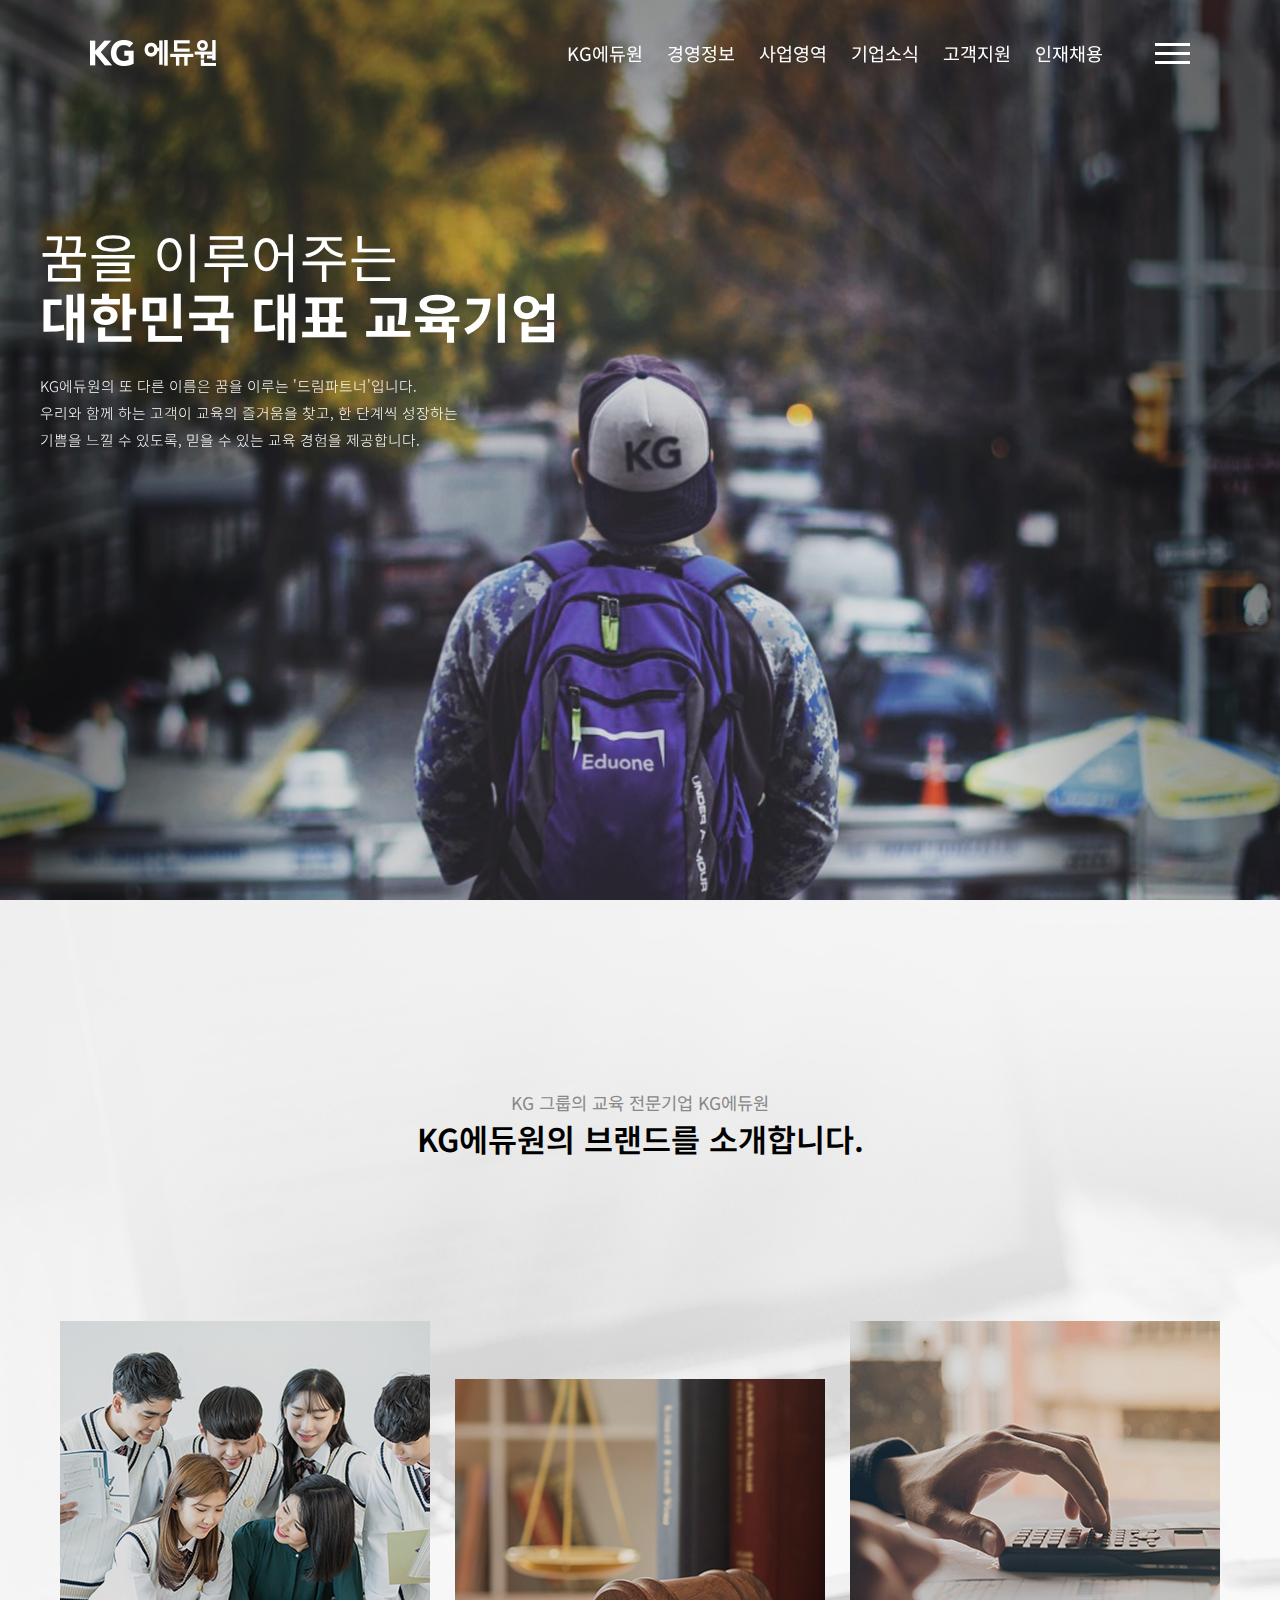
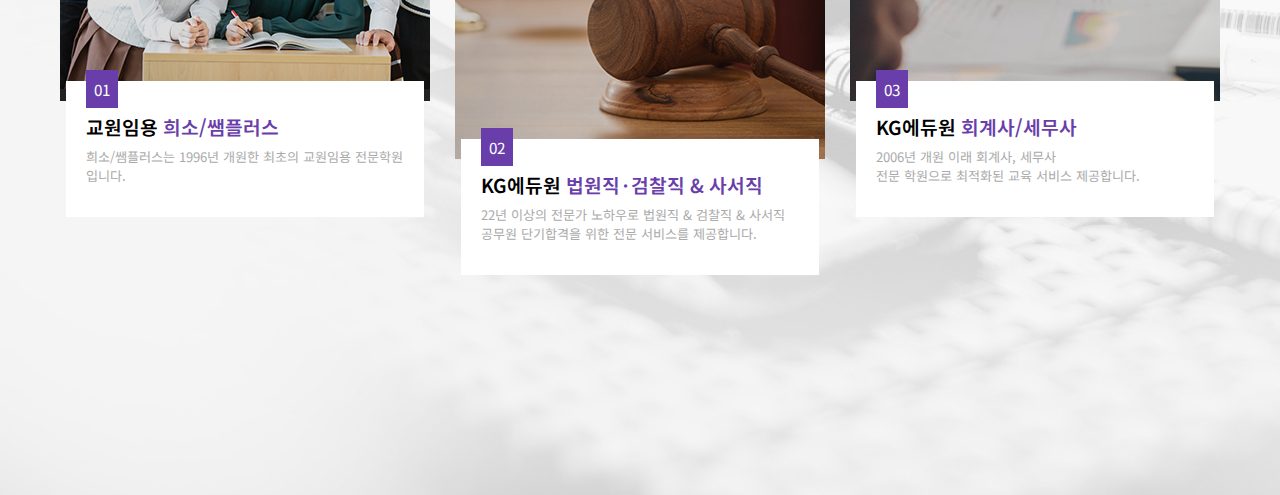
<file: kgeduone/index.html>
<!DOCTYPE html>
<html lang="ko">
<head>
<title>KG에듀원</title>
<meta charset="utf-8">
<meta name="viewport" content="width=device-width, initial-scale=1.0, maximum-scale=1">
<link rel="stylesheet" href="https://fonts.googleapis.com/css2?family=Open+Sans:wght@300;400;600;700;800&display=swap">
<link rel="stylesheet" href="https://fonts.googleapis.com/css2?family=Noto+Sans+KR:wght@100;300;400;500;600&display=swap">
<link rel="stylesheet" href="css/2023-12-08.css">
<script src="http://code.jquery.com/jquery-1.10.1.min.js"></script>
<script>
$(document).ready(() => {
	$(window).scroll(() => {
		if($(window).scrollTop() > $(window).height()){
			$("#start header").addClass("fixed");
		}
		else{
			$("#start header").removeClass("fixed");
		}
	});
});
</script>
</head>
<body>
<div class="wrapper">
	<div id="start">
		<header>
			<div class="logo"><h1><a href=""><img src="images/logo_white.png" alt="logo"></a></h1></div>
			<nav>
				<ul>
					<li><a href="">KG에듀원</a></li>
					<li><a href="">경영정보</a></li>
					<li><a href="">사업영역</a></li>
					<li><a href="">기업소식</a></li>
					<li><a href="">고객지원</a></li>
					<li><a href="">인재채용</a></li>
				</ul>
			</nav>
			<a href="" class="tab"><img src="images/icon_meun.png" alt="tab"></a>
		</header>
		<div class="slider">
			<img src="images/bg_contents1.jpg" alt="slider">
			<div class="keytext">
				<h2><span>꿈을 이루어주는</span><br>대한민국 대표 교육기업</h2>
				<p>KG에듀원의 또 다른 이름은 꿈을 이루는 '드림파트너'입니다.<br>
				우리와 함께 하는 고객이 교육의 즐거움을 찾고, 한 단계씩 성장하는<br>
				기쁨을 느낄 수 있도록, 믿을 수 있는 교육 경험을 제공합니다.</p>
			</div>
		</div>
	</id>
	<section id="section">
		<div class="heading">
			<span>KG 그룹의 교육 전문기업 KG에듀원</span>
			<strong>KG에듀원의 브랜드를 소개합니다.</strong>
		</div>
		<div class="content">
			<ul>
				<li>
					<a href="">
						<div class="image"><img src="images/banner1.jpg" alt="banner1"></div>
						<div class="desc">
							<span class="label">01</span>
							<h4>교원임용 <span>희소/쌤플러스</span></h4>
							<p>희소/쌤플러스는 1996년 개원한 최초의 교원임용 전문학원<br>입니다.</p>
						</div>
					</a>
				</li>
				<li>
					<a href="">
						<div class="image"><img src="images/banner2.jpg" alt="banner2"></div>
						<div class="desc">
							<span class="label">02</span>
							<h4>KG에듀원 <span>법원직·검찰직 & 사서직</span></h4>
							<p>22년 이상의 전문가 노하우로 법원직 & 검찰직 & 사서직<br>공무원 단기합격을 위한 전문 서비스를 제공합니다.</p>
						</div>
					</a>
				</li>
				<li>
					<a href="">
						<div class="image"><img src="images/banner3.jpg" alt="banner3"></div>
						<div class="desc">
							<span class="label">03</span>
							<h4>KG에듀원 <span>회계사/세무사</span></h4>
							<p>2006년 개원 이래 회계사, 세무사<br>전문 학원으로 최적화된 교육 서비스 제공합니다.</p>
						</div>
					</a>
				</li>
			</ul>
		</div>
	</section>
</div>
</body>
</html>
</file>
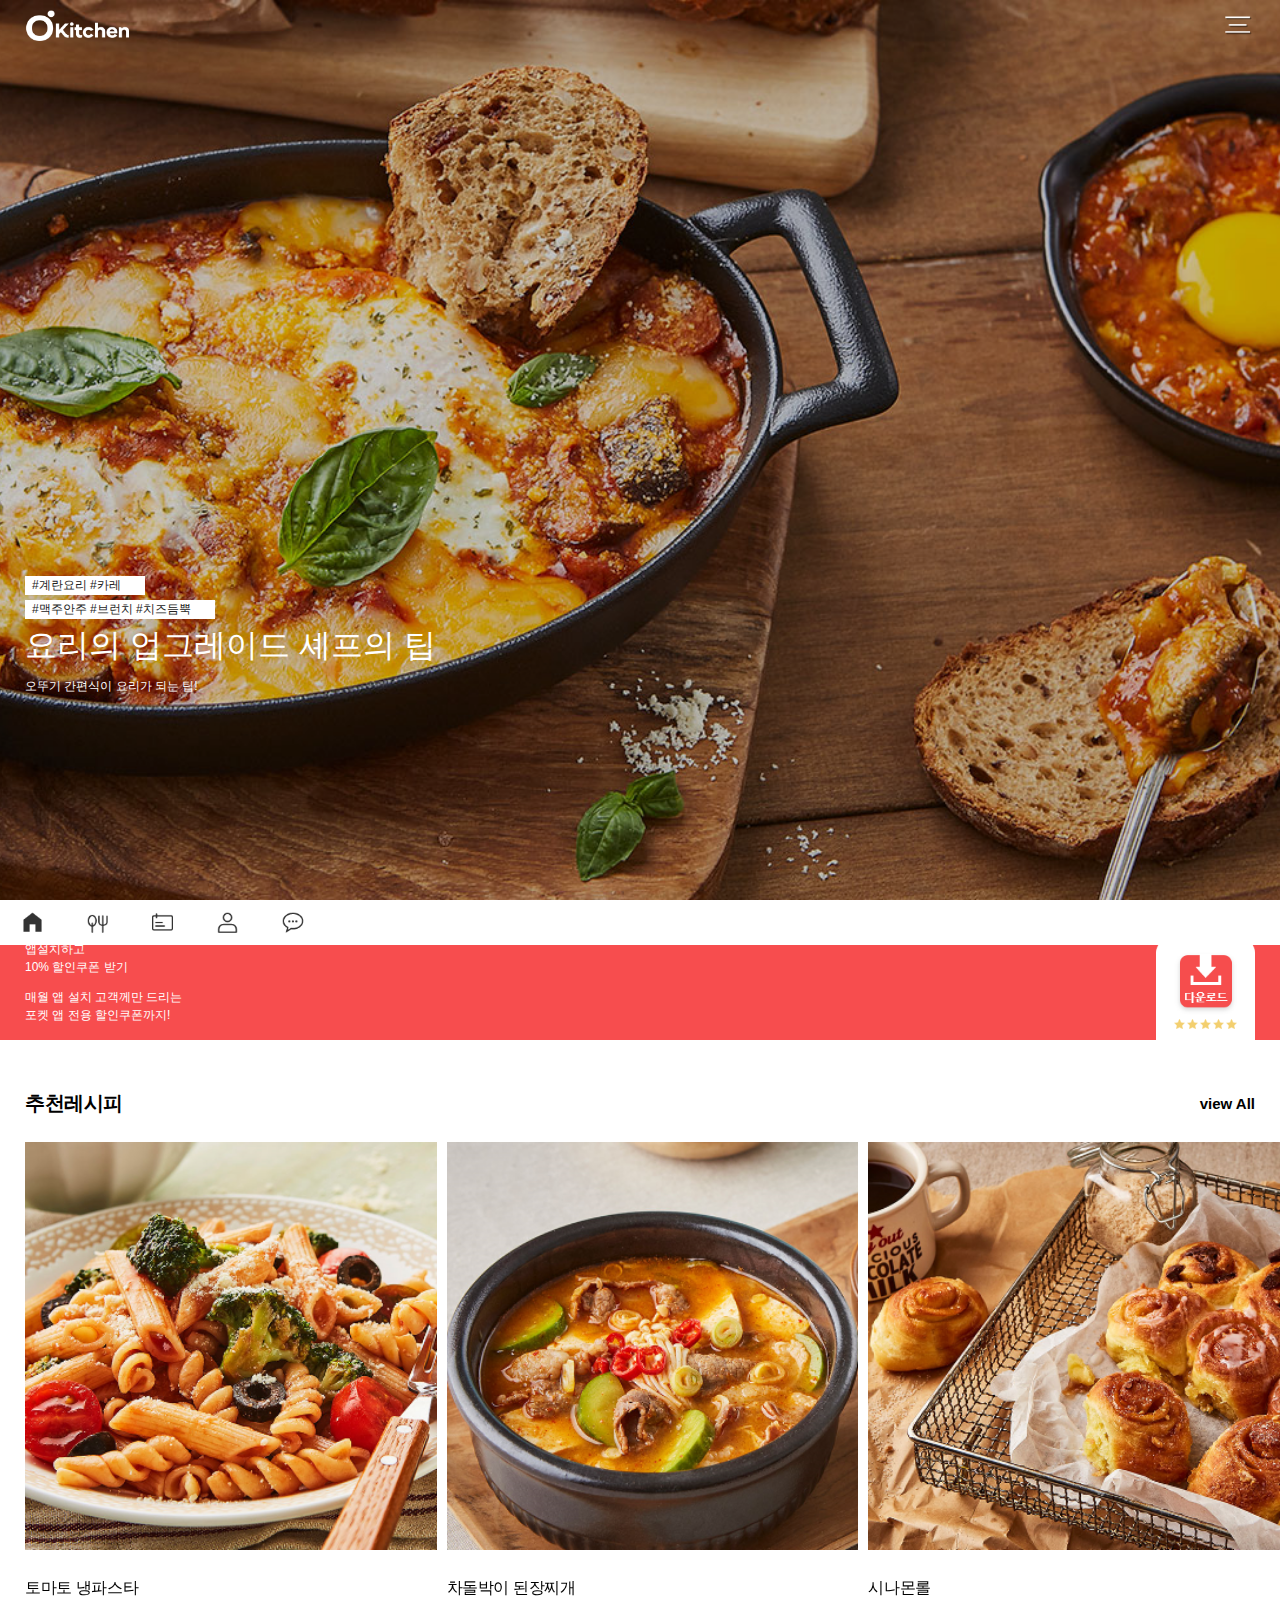
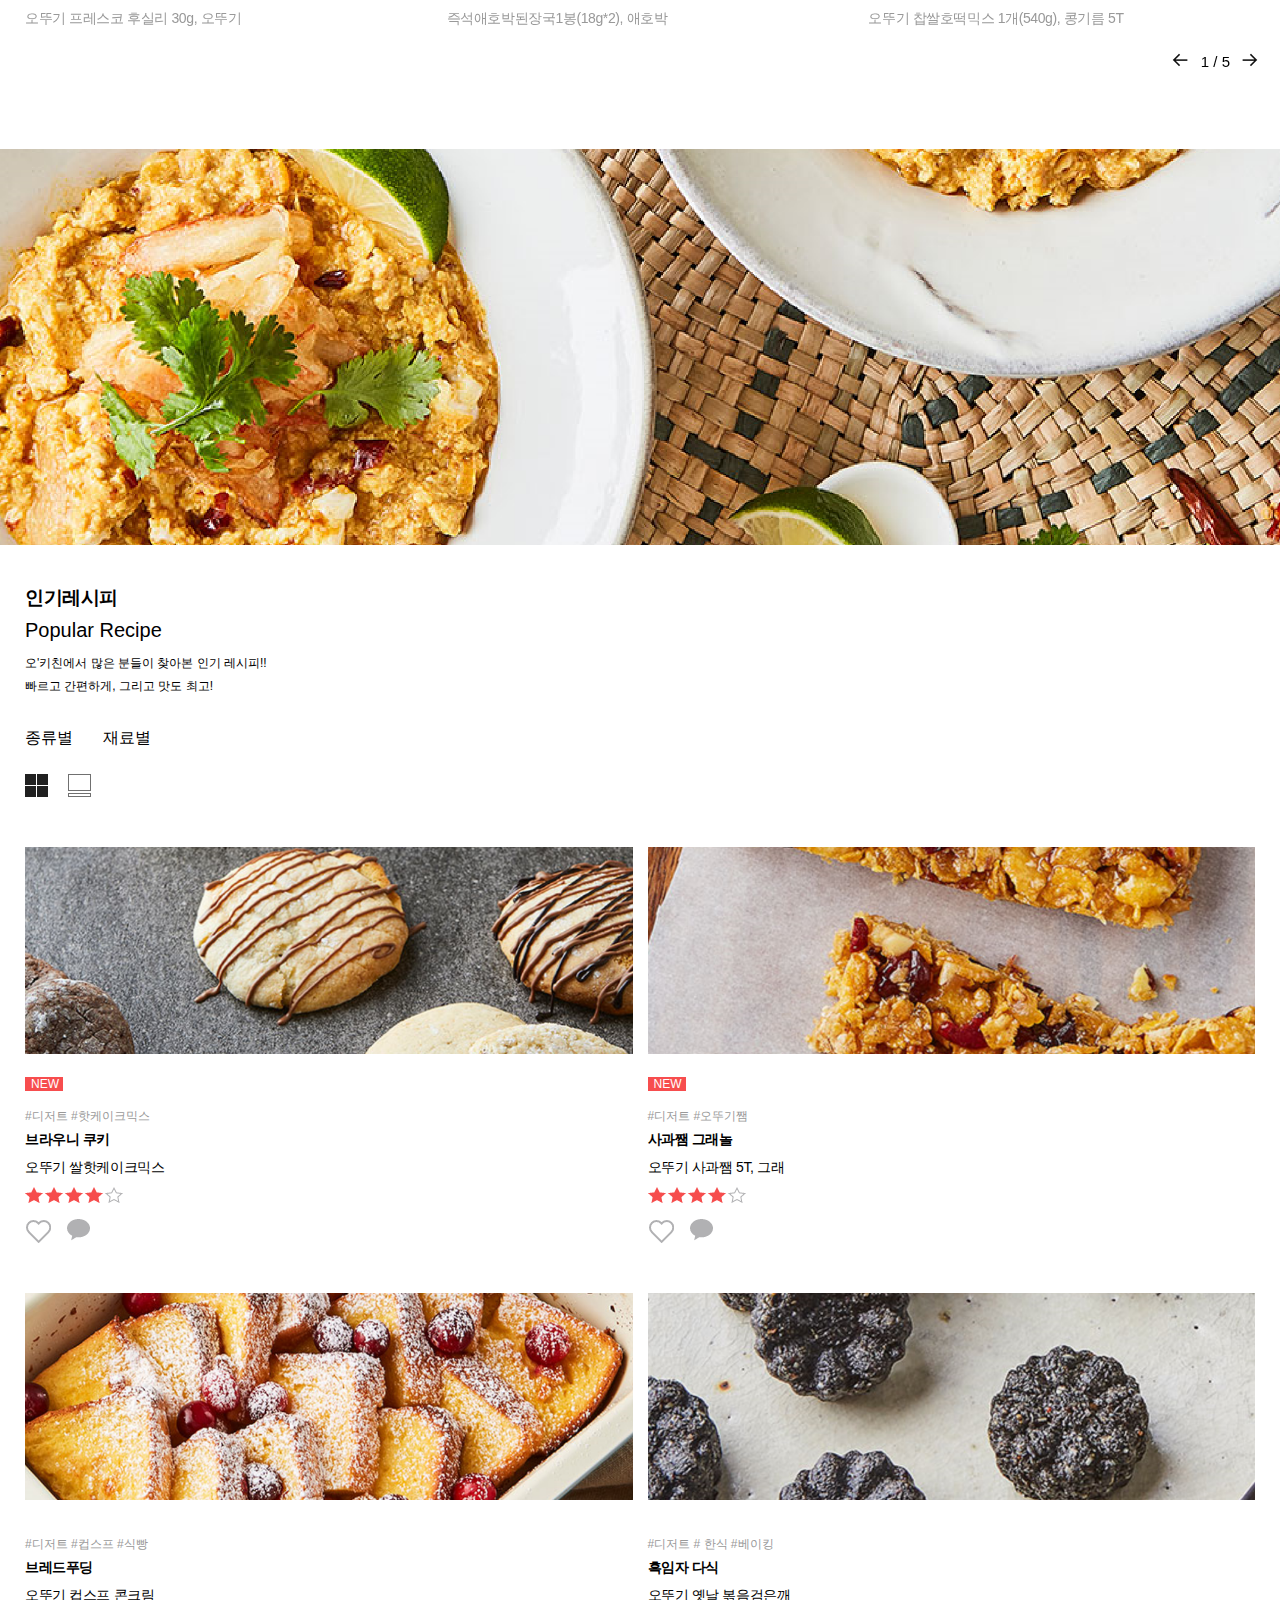
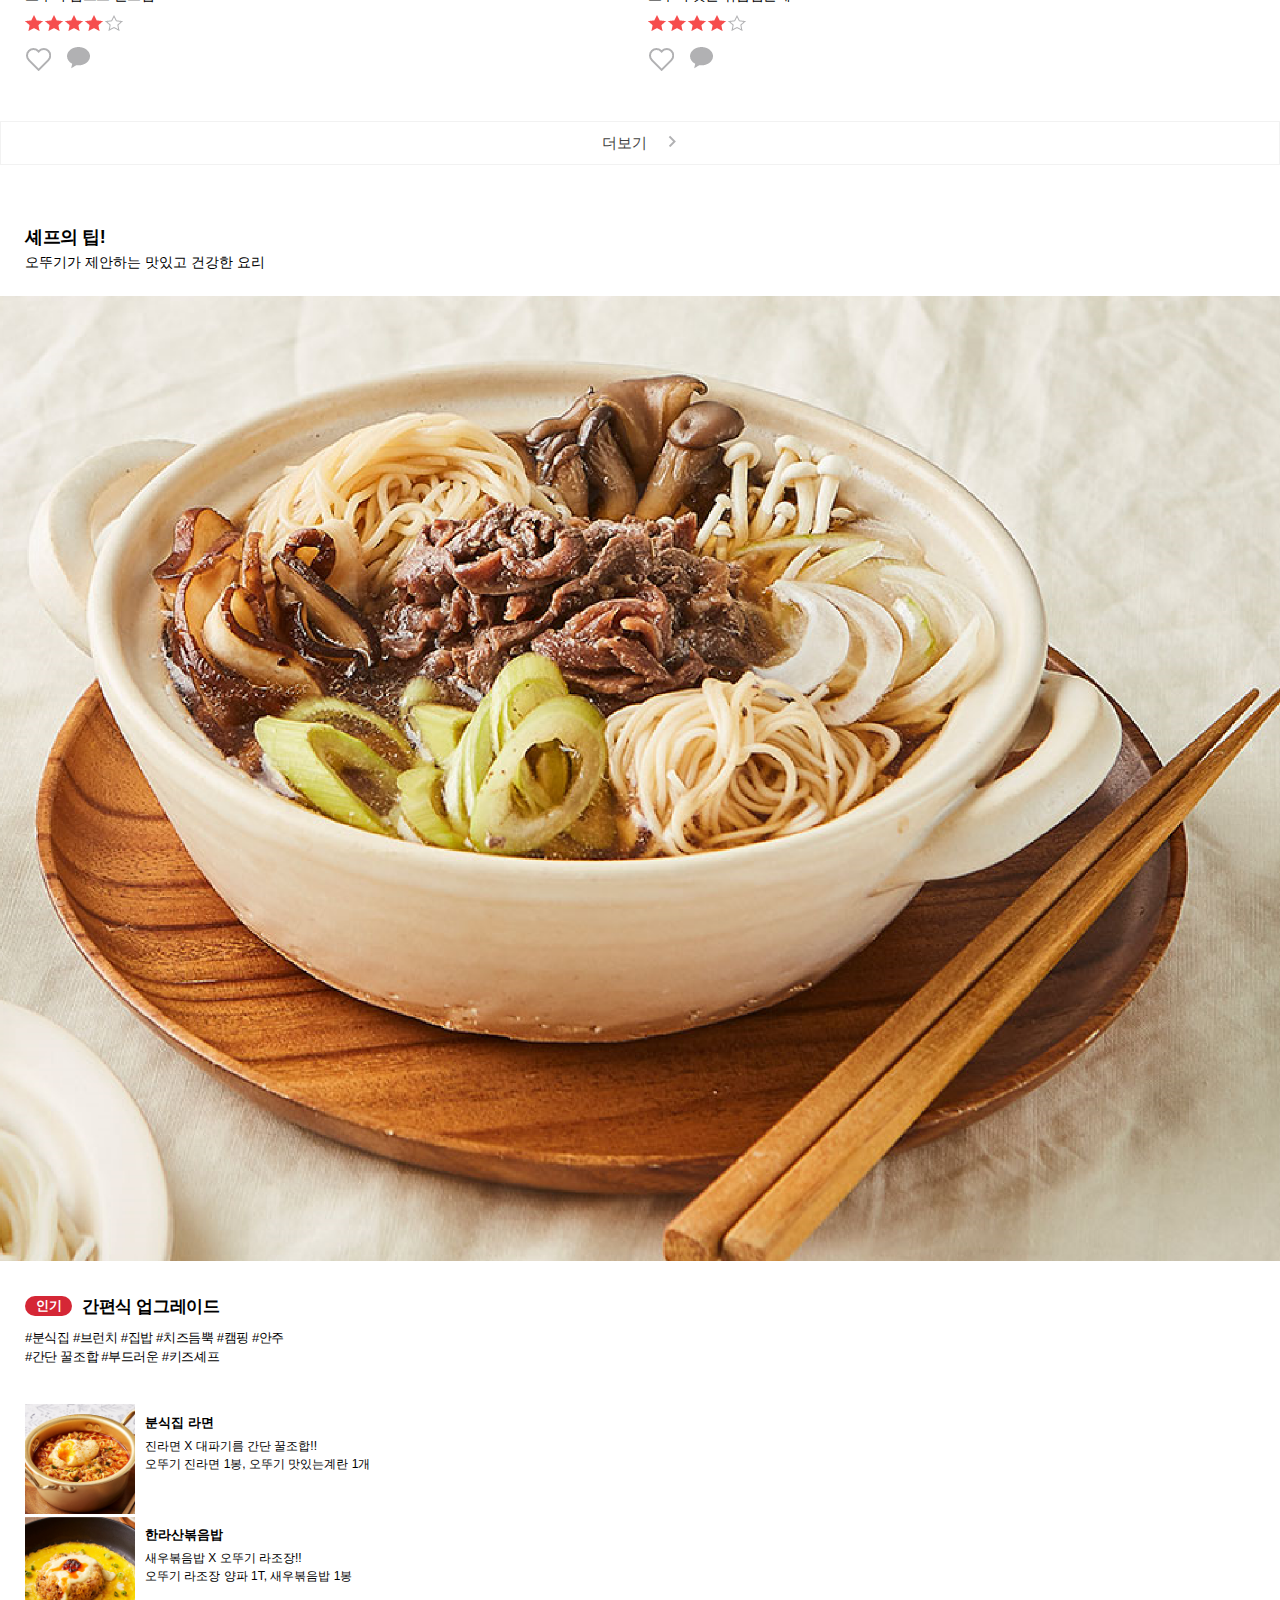
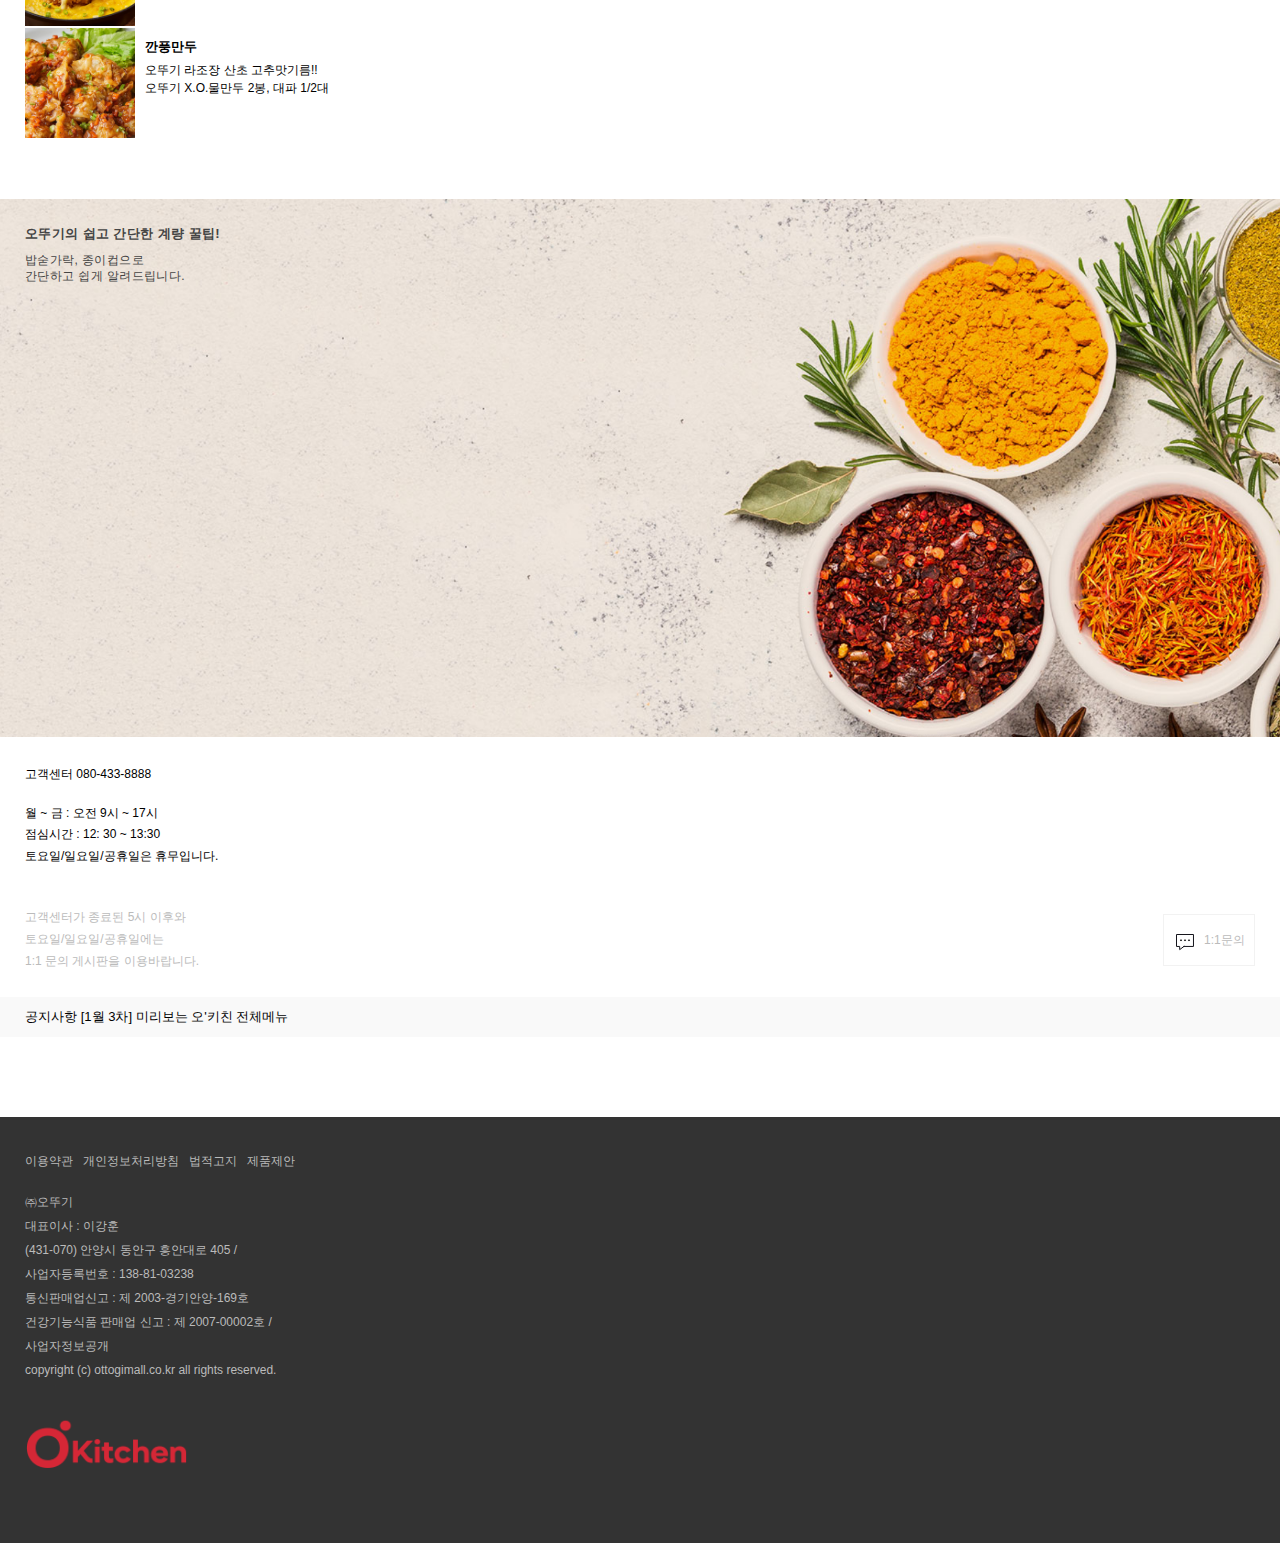
<file: okitchen/index.html>
<!DOCTYPE html>
<html lang="ko">
<head>
<title>오'키친</title>
<meta charset="utf-8">
<meta name="viewport" content="width=device-width, initial-scale=1.0, maximum-scale=1">
<link rel="stylesheet" href="https://fonts.googleapis.com/css2?family=Roboto:wght@100;300;400;700;900&display=swap">
<link rel="stylesheet" href="https://fonts.googleapis.com/css2?family=Noto+Sans+KR:wght@100;300;400;600&display=swap">
<link rel="stylesheet" href="https://unpkg.com/swiper/swiper-bundle.min.css">
<link rel="stylesheet" href="css/reset.css">
<link rel="stylesheet" href="css/style.css">
<script src="http://code.jquery.com/jquery-1.10.1.min.js"></script>
<script src="https://unpkg.com/swiper/swiper-bundle.min.js"></script>
<script src="js/main.js"></script>
<script src="js/isMobile.js"></script>
</head>
<body>
<div class="wrapper">
	<div id="start">
		<header>
			<div class="logo"><h1><a href=""><img src="images/logo.png" alt="logo"></a></h1></div>
			<div class="tab"><a href=""><img src="images/top_btn.png" alt="top_btn"></a></div>
		</header>
		<div class="slider">
			<div class="swiper mySwiper">
				<div class="swiper-wrapper">
					<div class="swiper-slide">
						<a href="">
							<img src="images/main1.png" alt="main1">
							<div class="desc">
								<span>#계란요리 #카레</span>
								<span>#맥주안주 #브런치 #치즈듬뿍</span>
								<h2>요리의 업그레이드 셰프의 팁</h2>
								<p>오뚜기 간편식이 요리가 되는 팁!</p>
							</div>								
						</a>
					</div>
					<div class="swiper-slide">
						<a href="">
							<img src="images/main2.png" alt="main2">
							<div class="desc">
								<span>#한식 #집밥 #비빔장</span>
								<span>#만능소스 #소불고기양념</span>
								<h2>온 가족과 함께 오늘은 오뚜기집밥</h2>
								<p>오뚜기 간편식이 요리가 되는 팁!</p>
							</div>								
						</a>
					</div>
					<div class="swiper-slide">
						<a href="">
							<img src="images/main4.png" alt="main4">
							<div class="desc">
								<span>#김치 #장국</span>
								<span>#국수맛집 #분식집 #포장마차</span>
								<h2>신규레시피 가볍게 소울 푸드</h2>
								<p>오뚜기 간편식이 요리가 되는 팁!</p>
							</div>
						</a>
					</div>
					<div class="swiper-slide">
						<a href="">
							<img src="images/main5.png" alt="main5">
							<div class="desc">
								<span>#치즈듬뿍</span>
								<span>#샐러드 #브런치</span>
								<h2>샐러드 토핑 오뚜기 스트링치즈!</h2>
								<p>오뚜기 간편식이 요리가 되는 팁!</p>
							</div>
						</a>
					</div>
				</div>
			</div>
		</div>
	</div>
	<div id="mobile_menu">
		<div class="top">
			<div class="header">
				<h3>로그인 해주세요.</h3>
				<div class="right">
					<a href="" class="menu_home"><img src="images/menu_home.png" alt="menu_home"></a>
					<a href="" class="close"><img src="images/menu_close.png" alt="menu_close"></a>
				</div>
			</div>
			<div class="middle">
				<ul>
					<li><a href="">마이'키친</a></li>
					<li><a href="">즐겨찾기</a></li>
					<li><a href="">레시피찾기</a></li>
				</ul>
			</div>
		</div>
		<div class="m_txt">
			<div class="inner">
				<strong>레시피 메뉴</strong>
				<p>오늘은 뭐 먹지? 고민하지말고</p>
				<p>오'키친에서 간단하고 빠르게!</p>
			</div>
		</div>
		<div id="m_gnb">
			<ul>
				<li><a href="">인기레시피</a></li>
				<li><a href="">신규레시피</a></li>
				<li><a href="">종류별</a></li>
				<li><a href="">재료별</a></li>
				<li><a href="">방법</a></li>
				<li><a href="">테마</a></li>
				<li><a href="">기념일</a></li>
				<li><a href="">도구</a></li>
			</ul>
		</div>
	</div>
	<div class="dim"></div>
	<div id="banner">
		<div class="inner">
			<div class="left">
				<p>앱설치하고</p>
				<p>10% 할인쿠폰 받기</p>
				<p>매월 앱 설치 고객께만 드리는</p>
				<p>포켓 앱 전용 할인쿠폰까지!</p>
			</div>
			<div class="right">
				<a href=""><img src="images/top_banner_icon.png" alt="top_banner_icon"></a>
			</div>
		</div>
	</div>
	<section id="content1">
		<div class="title">
			<strong>추천레시피</strong>
			<a href="">view All</a>
		</div>
		<div id="sub_slider">
			<div class="swiper cardSwiper">
				<div class="swiper-wrapper">
					<div class="swiper-slide">
						<a href="">
							<div class="photo"><img src="images/sub_slide1.png" alt="banner"></div>
							<div class="label">
								<dl>
									<dt>토마토 냉파스타</dt>
									<dd>오뚜기 프레스코 후실리 30g, 오뚜기</dd>
								</dl>
							</div>
						</a>
					</div>
					<div class="swiper-slide">
						<a href="">
							<div class="photo"><img src="images/sub_slide2.png" alt="banner"></div>
							<div class="label">
								<dl>
									<dt>차돌박이 된장찌개</dt>
									<dd>즉석애호박된장국1봉(18g*2), 애호박</dd>
								</dl>
							</div>
						</a>
					</div>
					<div class="swiper-slide">
						<a href="">
							<div class="photo"><img src="images/sub_slide3.png" alt="banner"></div>
							<div class="label">
								<dl>
									<dt>시나몬롤</dt>
									<dd>오뚜기 찹쌀호떡믹스 1개(540g), 콩기름 5T</dd>
								</dl> 
							</div>
						</a>
					</div>
					<div class="swiper-slide">
						<a href="">
							<div class="photo"><img src="images/sub_slide4.png" alt="banner"></div>
							<div class="label">
								<dl>
									<dt>바지락찜</dt>
									<dd>바지락 800g, 생마늘 10톨, 청양고추 3개, 오뚜기 프레스코</dd>
								</dl>
							</div>
						</a>
					</div>
					<div class="swiper-slide">
						<a href="">
							<div class="photo"><img src="images/sub_slide5.png" alt="banner"></div>
							<div class="label">
								<dl>
									<dt>매콤 쉬림프 카레라이스</dt>
									<dd>오뚜기 바몬드카레 매운맛 골드 1봉, 순후</dd>
								</dl>
							</div>
						</a>
					</div>
				</div>
				<div class="swiper-button-next"></div>
				<div class="swiper-button-prev"></div>
				<div class="swiper-pagination"></div>
			</div>
		</div>
	</section>
	<section id="content2">
		<div class="sub_banner"><img src="images/sub_banner1.png" alt="sub_banner1"></div>
		<div class="txt">
			<div class="title">
				<h3>인기레시피</h3>
				<strong>Popular Recipe</strong>
				<p>오'키친에서 많은 분들이 찾아본 인기 레시피!!</p>
				<p>빠르고 간편하게, 그리고 맛도 최고!</p>
			</div>
		</div>
		<div class="view">
			<div class="category">
				<ul>
					<li><a href="" class="type">종류별</a></li>
					<li><a href="" class="ingredients">재료별</a></li>
				</ul>
			</div>
			<div class="division">
				<ul>
					<li><a href="" class="veiw_block"><img src="images/veiw_block_on.png" alt="veiw_block_on"></a></li>
					<li><a href="" class="veiw_list"><img src="images/veiw_list_off.png" alt="veiw_list_off"></a></li>
				</ul>
			</div>
			<!-- <div class="li_select">
				<a href="" class="new">신메뉴순</a>
				<ul>
					<li><a href="">인기메뉴순</a></li>
					<li><a href="">만족순</a></li>
				</ul>
			</div> -->
		</div>
		<div class="list">
			<ul>
				<li>
					<div class="photo"><a href=""><img src="images/list1.png" alt="list1"></a></div>
					<div class="content">
						<span class="new">NEW</span>
						<span class="tag">#디저트 #핫케이크믹스</span>
						<dl>
							<a href=""><dt>브라우니 쿠키</dt></a>
							<dd>오뚜기 쌀핫케이크믹스</dd>
							<dd class="rating star4"></dd>
						</dl>
					</div>
					<div class="comment">
						<ul>
							<li><a href="" class="like">like</a></li>
							<li><a href=""><img src="images/share3_off.png" alt="share3_off"></a></li>
						</ul>
					</div>
				</li>	
				<li>
					<div class="photo"><a href=""><img src="images/list2.png" alt="list2"></a></div>
					<div class="content">
						<span class="new">NEW</span>
						<span class="tag">#디저트 #오뚜기쨈</span>
						<dl>
							<a href=""><dt>사과쨈 그래놀</dt></a>
							<dd>오뚜기 사과쨈 5T, 그래</dd>
							<dd class="rating star4"></dd>
						</dl>
					</div>
					<div class="comment">
						<ul>
							<li><a href="" class="like">like</a></li>
							<li><a href=""><img src="images/share3_off.png" alt="share3_off"></a></li>
						</ul>
					</div>
				</li>	
				<li>
					<div class="photo"><a href=""><img src="images/list3.png" alt="list3"></a></div>
					<div class="content">
						<span class="tag">#디저트 #컵스프 #식빵</span>
						<dl>
							<a href=""><dt>브레드푸딩</dt></a>
							<dd>오뚜기 컵스프 콘크림</dd>
							<dd class="rating star4"></dd>
						</dl>
					</div>
					<div class="comment">
						<ul>
							<li><a href="" class="like">like</a></li>
							<li><a href=""><img src="images/share3_off.png" alt="share3_off"></a></li>
						</ul>
					</div>
				</li>	
				<li>
					<div class="photo"><a href=""><img src="images/list4.png" alt="list4"></a></div>
					<div class="content">
						<span class="tag">#디저트 # 한식 #베이킹</span>
						<dl>
							<a href=""><dt>흑임자 다식</dt></a>
							<dd>오뚜기 옛날 볶음검은깨</dd>
							<dd class="rating star4"></dd>
						</dl>
					</div>
					<div class="comment">
						<ul>
							<li><a href="" class="like">like</a></li>
							<li><a href=""><img src="images/share3_off.png" alt="share3_off"></a></li>
						</ul>
					</div>
				</li>	
			</ul>
		</div>
		<div class="more"><a href=""><span>더보기</span></a></div>
	</section>
	<section id="banner2">
		<div class="title">
			<a href=""><strong>셰프의 팁!</strong></a>
			<p>오뚜기가 제안하는 맛있고 건강한 요리</p>
		</div>
		<a href=""><img src="images/sub_banner2.png" alt="banner2"></a>
	</section>
	<section id="content3">
		<div class="txt">
			<div class="title">
				<span>인기</span>
				<strong>간편식 업그레이드</strong>
			</div>
			<p>#분식집 #브런치 #집밥 #치즈듬뿍 #캠핑 #안주</p>
			<p>#간단 꿀조합 #부드러운 #키즈셰프</p>
		</div>
		<div class="list">
			<ul>
				<li>
					<a href="">
						<div class="desc">
							<div class="photo"><img src="images/list5.png" alt="list5"></div>
							<dl>
								<dt>분식집 라면</dt>
								<dd>진라면 X 대파기름 간단 꿀조합!!</dd>
								<dd>오뚜기 진라면 1봉, 오뚜기 맛있는계란 1개</dd>
							</dl>
						</div>
					</a>
				</li>
			</ul>
			<ul>
				<li>
					<a href="">
						<div class="desc">
							<div class="photo"><img src="images/list6.png" alt="list6"></div>
							<dl>
								<dt>한라산볶음밥</dt>
								<dd>새우볶음밥 X 오뚜기 라조장!!</dd>
								<dd>오뚜기 라조장 양파 1T, 새우볶음밥 1봉</dd>
							</dl>
						</div>
					</a>
				</li>
			</ul>
			<ul>
				<li>
					<a href="">
						<div class="desc">
							<div class="photo"><img src="images/list7.png" alt="list7"></div>
							<dl>
								<dt>깐풍만두</dt>
								<dd>오뚜기 라조장 산초 고추맛기름!!</dd>
								<dd>오뚜기 X.O.물만두 2봉, 대파 1/2대</dd>
							</dl>
						</div>
					</a>
				</li>
			</ul>
		</div>
	</section>
	<section id="banner3">
		<div class="photo"><a href=""><img src="images/sub_banner3.png" alt="sub_banner3"></a></div>
		<div class="title">
			<strong>오뚜기의 쉽고 간단한 계량 꿀팁!</strong>
			<p>밥숟가락, 종이컵으로</p>
			<p>간단하고 쉽게 알려드립니다.</p>
		</div>
	</section>
	<section id="notice">
		<div class="top">
			<p>고객센터 080-433-8888</p>
		</div>
		<div class="middle">
			<p>월 ~ 금 : 오전 9시 ~ 17시</p>
			<p>점심시간 : 12: 30 ~ 13:30</p>
			<p>토요일/일요일/공휴일은 휴무입니다.</p>
		</div>
		<div class="bottom">
			<div class="left">
				<p>고객센터가 종료된 5시 이후와</p>
				<p>토요일/일요일/공휴일에는</p>
				<p>1:1 문의 게시판을 이용바랍니다.</p>
			</div>
			<a href="">1:1문의</a>
		</div>
	</section>
	<div class="noticlist"><a href="">공지사항 [1월 3차] 미리보는 오'키친 전체메뉴</a></div>
	<footer>
		<div class="utils">
			<ul>
				<li><a href="">이용약관</a></li>
				<li><a href="">개인정보처리방침</a></li>
				<li><a href="">법적고지</a></li>
				<li><a href="">제품제안</a></li>
			</ul>
		</div>
		<div class="copyright">
			<p>㈜오뚜기</p>
			<p>대표이사 : 이강훈</p>
			<p>(431-070) 안양시 동안구 흥안대로 405 /</p>
			<p>사업자등록번호 : 138-81-03238</p>
			<p>통신판매업신고 : 제 2003-경기안양-169호</p>
			<p>건강기능식품 판매업 신고 : 제 2007-00002호 /</p>
			<p>사업자정보공개</p>
			<p>copyright (c) ottogimall.co.kr all rights reserved.</p>
		</div>
		<div class="ft_logo"><img src="images/ft_logo.png" alt="ft_logo"></div>
	</footer>
	<div id="mobile_fixed">
		<ul>
			<li><a href=""><img src="images/home1_on.png" alt="home1_on"></a></li>
			<li><a href=""><img src="images/home2_off.png" alt="home2_off"></a></li>
			<li><a href=""><img src="images/home3_off.png" alt="home3_off"></a></li>
			<li><a href=""><img src="images/home4_off.png" alt="home4_off"></a></li>
			<li><a href=""><img src="images/home5_off.png" alt="home5_off"></a></li>
		</ul>
	</div>
</div>
</body>
</html>
</file>
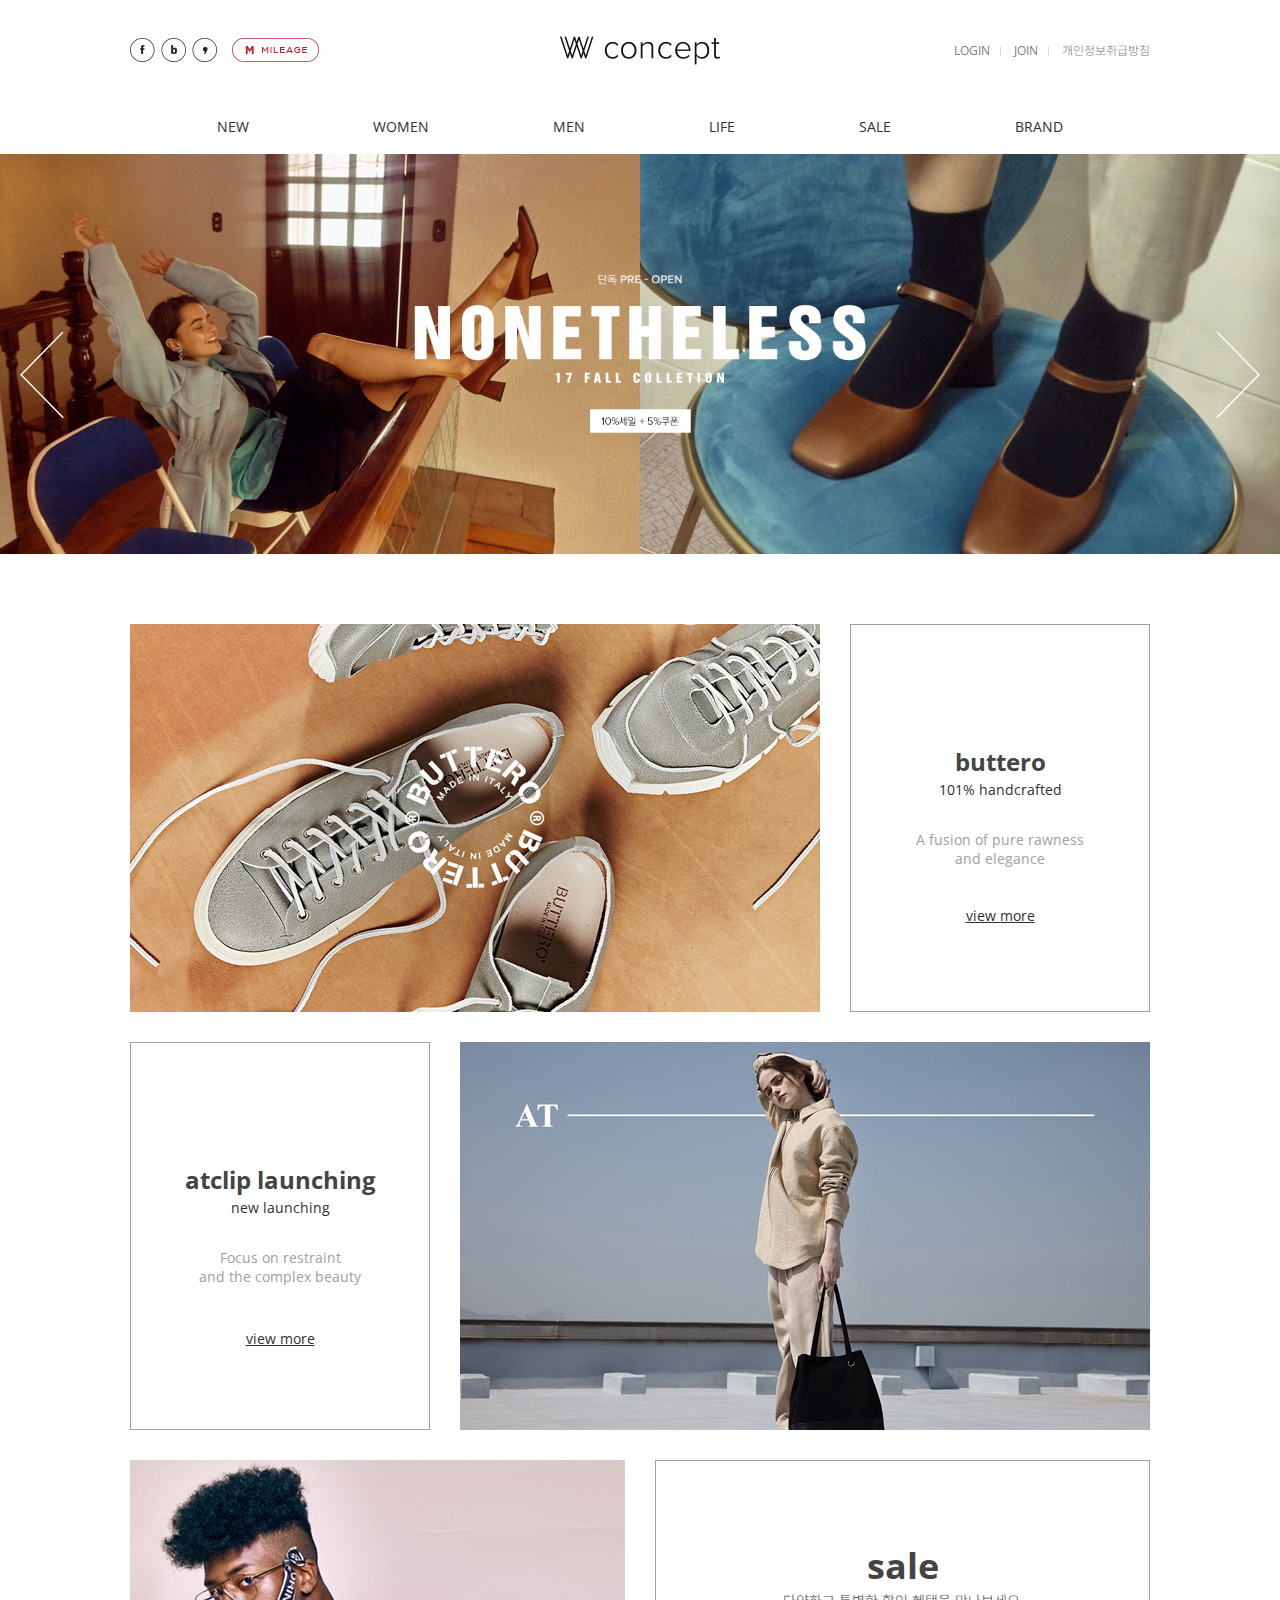
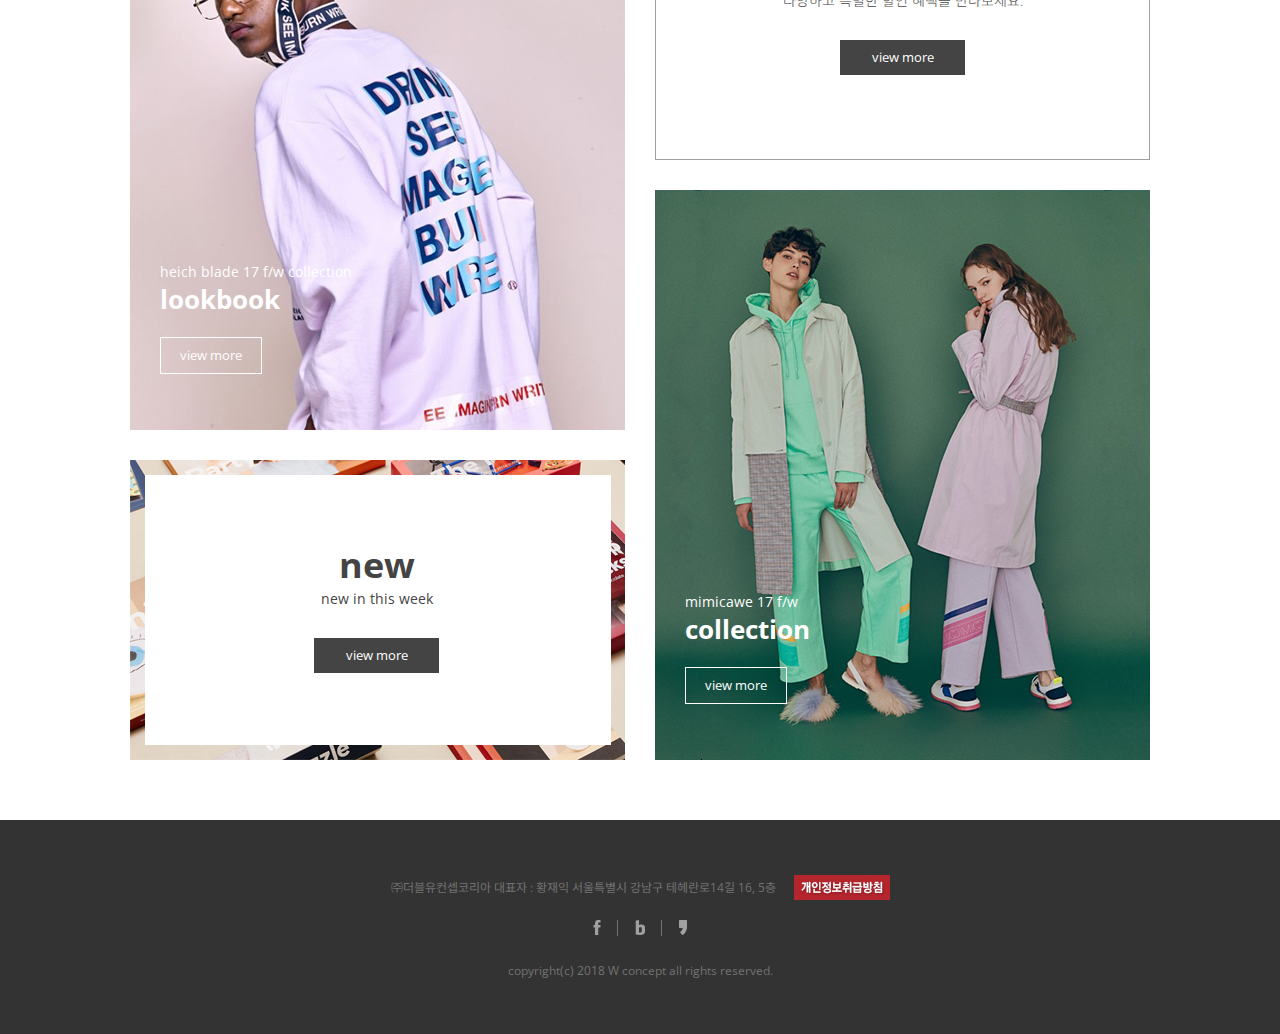
<file: wconcept/index.html>
<!DOCTYPE html>
<html lang="ko">
<head>
<title>W concept</title>
<meta charset="utf-8">
<meta name="viewport" content="width=device-width, initial-scale=1.0, maximum-scale=1">
<link rel="shortcut icon" type="image/x-icon" href="https://static.wconcept.co.kr/favicon.ico" sizes="16x16">
<link rel="icon" type="image/x-icon" href="https://static.wconcept.co.kr/favicon.ico" sizes="16x16">
<link rel="stylesheet" href="https://fonts.googleapis.com/css?family=Open+Sans:400,300,300italic,400italic,600,600italic,700,700italic,800,800italic">
<link rel="stylesheet" href="https://fonts.googleapis.com/css2?family=Noto+Sans+KR:wght@100;300;400&display=swap">
<link rel="stylesheet" href="css/reset.css">
<link rel="stylesheet" href="css/style.css">
<script src="https://code.jquery.com/jquery-1.10.1.min.js"></script>
<script src="js/main.js"></script>
<!-- http://www.wconcept.co.kr -->
</head>

<body>
<div class="container">
	<div id="skip_navi" class="skip_navi">
		<div class="skip_wrap">
			<a href="#section1">본문 내용 바로가기</a>
			<a href="#nav">주 메뉴 바로가기</a>
		</div>
	</div>
	<div class="header">
		<div class="signature"><a href=""><img src="images/logo.png" alt="logo"></a></div>
		<div class="social">
			<ul>
				<li><a href=""><img src="images/social_icon1.gif" alt=""></a></li>
				<li><a href=""><img src="images/social_icon2.gif" alt=""></a></li>
				<li><a href=""><img src="images/social_icon3.gif" alt=""></a></li>
			</ul>
			<div class="mileage_btn"><a href=""><img src="images/btn_mileage.gif" alt=""></a></div>
		</div>
		<div class="location">
			<ul>
				<li><a href="">Login</a></li>
				<li><a href="">Join</a></li>
				<li><a href="">개인정보취급방침</a></li>
			</ul>
		</div>
	</div>
	<div id="nav" class="nav">
		<ul>
			<li>
				<a href="">NEW</a>
				<ul class="sub">
					<li><a href="">ARRIVED</a></li>
					<li><a href="">NEW</a></li>
				</ul>
			</li>
			<li>
				<a href="">WOMEN</a>
				<ul class="sub">
					<li><a href="">APPAREL</a></li>
					<li><a href="">SHOES</a></li>
					<li><a href="">BAGS</a></li>
					<li><a href="">ACCESSORIES</a></li>
				</ul>
			</li>
			<li>
				<a href="">MEN</a>
				<ul class="sub">
					<li><a href="">APPAREL</a></li>
					<li><a href="">SHOES</a></li>
					<li><a href="">BAG & ACC</a></li>
				</ul>
			</li>
			<li>
				<a href="">LIFE</a>
				<ul class="sub">
					<li><a href="">APARTMENT</a></li>
					<li><a href="">ELECTRONICS</a></li>
					<li><a href="">CULTURE</a></li>
					<li><a href="">BEAUTY</a></li>
				</ul>
			</li>
			<li>
				<a href="">SALE</a>
				<ul class="sub">
					<li><a href="">SALE</a></li>
					<li><a href="">SALE EVENT</a></li>
				</ul>
			</li>
			<li>
				<a href="">BRAND</a>
				<ul class="sub">
					<li><a href="">EXCLUSIVE</a></li>
					<li><a href="">TOP</a></li>
				</ul>
			</li>
		</ul>
	</div>
	<div class="hero">
		<ul class="gallery">
			<li><img src="images/key1.jpg" alt=""></li>
			<li><img src="images/key2.jpg" alt=""></li>
			<li><img src="images/key3.jpg" alt=""></li>
			<li><img src="images/key4.jpg" alt=""></li>
		</ul>
		<ul class="direction_nav">
			<li class="left"><a href="" title="left"><img src="images/btn_left.png" alt="left"></a></li>
			<li class="right"><a href="" title="right"><img src="images/btn_right.png" alt="right"></a></li>
		</ul>
	</div>
	<section id="section1">
		<div class="pro_top">
			<a href="" class="buttero_img"></a>
			<a href="" class="buttero_txt">
				<h4>buttero</h4>
				<span>101% handcrafted</span>
				<p>A fusion of pure rawness <br>and elegance</p>
				<span class="button">view more</span>
			</a>
		</div>
		<div class="pro_bottom">
			<a href="" class="atclip_txt">
				<h4>atclip launching</h4>
				<span>new launching</span>
				<p>Focus on restraint <br>and the complex beauty</p>
				<span class="button">view more</span>
			</a>
			<a href="" class="atclip_img"></a>
		</div>
	</section>
	<section id="section2">
		<div class="left_cont">
			<a href="" class="heich">
				<img src="images/heich.jpg" alt="heich">
				<div class="heich_txt">
					<p>heich blade 17 f/w collection</p>
					<h4>lookbook</h4>
					<span class="button">view more</span>
				</div>
			</a>
			<a href="" class="new">
				<img src="images/new.png" alt="new">
				<div class="new_txt">
					<h4>new</h4>
					<p>new in this week</p>
					<span class="button">view more</span>
				</div>
			</a>
		</div>
		<div class="right_cont">
			<a href="" class="sale">
				<h4>sale</h4>
				<p>다양하고 특별한 할인 혜택을 만나보세요.</p>
				<span class="button">view more</span>
			</a>
			<a href="" class="mimic">
				<img src="images/mimic.jpg" alt="mimic">
				<div class="mimic_txt">
					<p>mimicawe 17 f/w</p>
					<h4>collection</h4>
					<span class="button">view more</span>
				</div>
			</a>
		</div>
	</section>
	<footer id="footer">
		<div class="footer_cont">
			<span>㈜더블유컨셉코리아 대표자 : 황재익 서울특별시 강남구 테헤란로14길 16, 5층 </span>
			<a href=""><img src="images/private_ot.png" alt="private_ot"></a>
			<div class="sns">
				<ul>
					<li><a href=""><img src="images/facebook_ot.png" alt="facebook"></a></li>
					<li><a href=""><img src="images/blog_ot.png" alt="blog"></a></li>
					<li><a href=""><img src="images/kakao_ot.png" alt="kakao"></a></li>
				</ul>
			</div>
			<p>copyright(c) 2018 W concept all rights reserved.</p>
		</div>
	</footer>
</div>
</body>
</html>
</file>
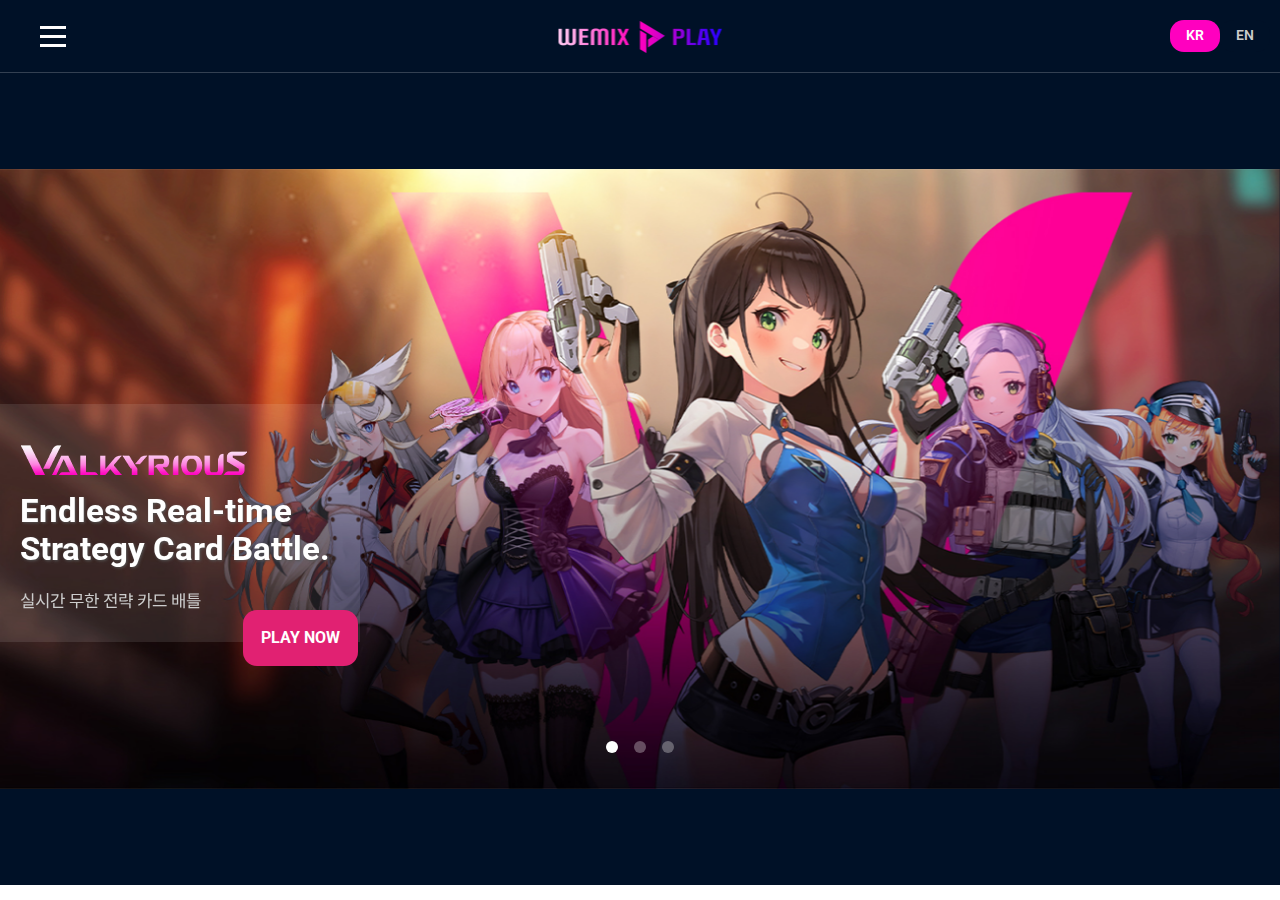
<file: wemix/index.html>
<!DOCTYPE html>
<html lang="ko">
<head>
<title>wemixplay</title>
<meta charset="utf-8">
<meta name="viewport" content="width=device-width, initial-scale=1.0, maximum-scale=1">
<link rel="stylesheet" href="https://fonts.googleapis.com/css2?family=Roboto:wght@100;300;400;700;900&display=swap">
<link rel="stylesheet" href="https://fonts.googleapis.com/css2?family=Noto+Sans+KR:wght@100;300;400;600&display=swap">
<link rel="stylesheet" href="https://unpkg.com/swiper/swiper-bundle.min.css">
<link rel="stylesheet" href="css/wemixplay.css">
<script src="https://code.jquery.com/jquery-1.10.1.min.js"></script>
<script src="https://unpkg.com/swiper/swiper-bundle.min.js"></script>
<script>
$(function(){
	let current;
	let total;

	const bannerSwiper=new Swiper(".mainSwiper",{
		loop: true,
		// autoplay: {
		// 	delay: 5000
		// },

		navigation: {
			nextEl: ".mainSwiper .swiper-button-next",
			prevEl: ".mainSwiper .swiper-button-prev"
		},

		
		pagination: { // added
			el: ".mainSwiper .swiper-pagination",
			clickable: true
		},

		on: {
			init: function(){
				$(".account .current").text(this.realIndex+1);
				$(".account .total").text(this.slides.length);
			},
			slideChange: function(){
				$(".account .current").text(this.realIndex+1);
				$(".account .total").text(this.slides.length);
			}
		}

	});

	$(".main_slider .prev").click(function(e){ // added
		e.preventDefault();
		bannerSwiper.slidePrev();
	});

	$(".main_slider .next").click(function(e){ // added
		e.preventDefault();
		bannerSwiper.slideNext();
	});

	$(".lang li:first-child").addClass("active");

	$(".lang li").click(function(e){
		e.preventDefault();

		$(".lang li").removeClass("active");
		$(this).addClass("active");
	});

	$("#desktop > ul > li").hover(
		function(){
			if($(this).children().length == 2){
				$("#desktop").addClass("active");
				$(this).find("ul").addClass("active");
				$(".menu_bg").addClass("active");
			}
		},
		function(){
			if($(this).children().length == 2){
				$("#desktop").removeClass("active");
				$(this).find("ul").removeClass("active");
				$(".menu_bg").removeClass("active");
			}
		}
	);

	$("#desktop > ul > li > a").focusin(function(){
		$(this).parent().addClass("active");

		if($(this).parent().children().length == 2){
			$("#desktop").addClass("active");
			$(this).next().addClass("active");
			$(".menu_bg").addClass("active");
		}
	});

	$("#desktop > ul > li > a").focusout(function(){
		if($(this).parent().children().length == 1){
			$(this).parent().removeClass("active");
		}
	});

	$("#desktop li li:last-child").focusout(function(){
		$(this).parent().parent().removeClass("active");
		$("#desktop").removeClass("active");
		$(this).parent().removeClass("active");
		$(".menu_bg").removeClass("active");
	});

	let winw;

	$(window).resize(function(){
		winw=$(window).width();
	});

	$(window).trigger("resize");

	$(".inner .tab").click(function(e){
		e.preventDefault();

		if(winw < 1300){
			$("#mobile").addClass("active");
			$(".dim").addClass("active");
		}
	});

	$(".dim").click(function(e){
		e.preventDefault();

		$("#mobile").removeClass("active");
		$(".dim").removeClass("active");
	});

	$("#mobile > ul > li").click(function(e){
		e.preventDefault();

		if($(this).hasClass("active") == false){ // 닫혀진 상태
			$("#mobile > ul > li").removeClass("active"); // 1Depth 전체 클래스 제거
			$(this).addClass("active"); // 현재 1Depth 클래스 추가
			$("#mobile ul ul").slideUp(300); // 2Depth 전체 닫기
			$(this).find("ul").slideDown(300); // 현재 2Depth 열기
		}

		else{
			$(this).removeClass("active");
			$(this).find("ul").css({display: "none"});
		}
	});
});
</script>
</head>
<body>
<div class="wrapper">
	<div id="start">
		<header>
			<div class="header_top">
				<div class="inner">
					<div class="tab"><a href=""><img src="images/icon_tab.png" alt="tab"></a></div>
					<div class="logo"><h1><a href=""></a></h1></div>
					<div class="lang">
						<ul>
							<li><a href="" class="active">KR</a></li>
							<li><a href="">EN</a></li>
						</ul>
					</div>
				</div>
			</div>
			<div class="header_middle">
				<div class="inner">
					<nav id="desktop">
						<ul>
							<li>
								<a href="" class="game">게임</a>
								<ul>
									<li><a href="">Featured</a></li>
									<li><a href="">All Games</a></li>
									<li><a href="">Best&New</a></li>
									<li><a href="">News&Events</a></li>
								</ul>
							</li>
							<li><a href="">토큰</a></li>
							<li><a href="">게임파이</a></li>
							<li><a href="">팬토큰</a></li>
							<li><a href="">NFT New</a></li>
							<li><a href="">커뮤니티</a></li>
						</ul>
					</nav>
				</div>
				<div class="menu_bg"></div>
			</div>
		</header>
		<nav id="mobile">
			<ul>
				<li>
					<a href="" class="game">게임</a>
					<ul>
						<li><a href="">Featured</a></li>
						<li><a href="">All Games</a></li>
						<li><a href="">Best&New</a></li>
						<li><a href="">News&Events</a></li>
					</ul>
				</li>
				<li><a href="">토큰</a></li>
				<li><a href="">게임파이</a></li>
				<li><a href="">팬토큰</a></li>
				<li><a href="">NFT New</a></li>
				<li><a href="">커뮤니티</a></li>
			</ul>
		</nav>
		<div class="dim"></div>
		<div class="slider_area">
			<div class="main_slider">
				<div class="swiper-container mainSwiper">
					<div class="swiper-wrapper">
						<div class="swiper-slide"><img src="images/slider4.png" alt="slider4"></div>
						<div class="swiper-slide"><img src="images/slider5.png" alt="slider5"></div>
						<div class="swiper-slide"><img src="images/slider6.png" alt="slider6"></div>
					</div>
					<div class="swiper-pagination"></div>
				</div>
				<div class="controller">
					<a href="" class="prev">previous</a>
					<a href="" class="next">next</a>
				</div>
				<div class="account">
					<span class="current">current</span> / <span class="total">total</span>
				</div>
				<div class="text_box">
					<div class="box_logo"><img src="images/wemixplay4.png" alt="box_logo"></div>
					<div class="title">Endless Real-time<br>Strategy Card Battle.</div>
					<div class="content">실시간 무한 전략 카드 배틀</div>
				</div>
				<div class="link"><a href="">PLAY NOW</a></div>
			</div>
		</div>
	</div>
</div>
</body>
</html>
</file>
<file: kgeduone/css/2023-12-08.css>
@charset "utf-8";

body, h1, h2, h3, h4, h5, h6, p, ul, ol, table, dl, dd {
	margin: 0;
	padding: 0;
}
h1 {
	font-size: 16px;
}
a {
	text-decoration: none;
	color: #000;
}
ul, ol {
	list-style: none;
}
img {
	max-width: 100%;
	vertical-align: top;
	border: none;
}
body {
font-family: "Roboto", "Noto Sans KR", sans-serif;
}
#start {
	position: relative;
	height: 100vh;
}
#start header {
	display: flex;
	position: fixed;
	justify-content: space-between;
	align-items: center;
	width: 100%;
	padding: 40px 7vw 26px;
	box-sizing: border-box;
}
#start header nav {
	margin-right: 75px;
}
#start header nav ul {
	display: flex;
}
#start header nav ul a {
	display: block;
	padding: 0 12px;
	font-size: 1.15em;
	color: #fff;
}
#start header a.tab {
	position: absolute;
	right: 7vw;
	z-index: 10000;
}
#start .slider {
	height: 100%;
}
#start .slider img {
	width: 100%;
	height: 100%;
	object-fit: cover;
}
#start .slider .keytext {
	position: absolute;
	left: 50%;
	top: 25vh;
	width: 1200px;
	color: #fff;
	transform: translateX(-50%);
}
#start .slider .keytext h2 {
	line-height: 60px;
	font-size: 3.3em;
	margin-bottom: 27px;
}
#start .slider .keytext h2 span {
	font-weight: 400;
}
#start .slider .keytext p {
	line-height: 27px;
	font-size: 0.92em;
	font-weight: 300;
}
#section {
	padding: 100px 0 200px;
	background: url(../images/bg_contents2.jpg);
	background-size: cover;
}
#section .heading {
	text-align: center;
	padding: 90px 0 80px;
}
#section .heading span {
	display: block;
	font-size: 1.1em;
	color: #888;
}
#section .heading strong {
	display: block;
	font-size: 1.97em;
	font-weight: 600;
}
#section .content {
	margin: 0 auto;
	max-width: 1180px;
	padding-top: 80px;
}
#section .content ul {
	display: flex;
	justify-content: center;
	gap: 25px;
}
#section .content ul li:nth-child(2) {
	margin-top: 58px;
}
#section .content img {
	width: 100%;
}
#section .content .desc {
	position: relative;
	top: -20px;
	margin: 0 auto;
	padding: 30px 18px;
	width: 97%;
	background-color: #fff;
	border: 2px solid #fff;
	box-sizing: border-box;
}
#section .content ul li:hover .desc {
	border-color: #693eaa;
}
#section .content .desc span.label {
	position: absolute;
	top: -13px;
	padding: 8px 8px;
	font-size: 0.95em;
	color: #fff;
	background-color: #693eaa;
}
#section .content .desc h4 {
	font-size: 1.2em;
	font-weight: 600;
	margin-bottom: 6px;
}
#section .content .desc h4 span {
	color: #693eaa;
}
#section .content .desc p {
	font-size: 0.82em;
	color: #aaa;
}
</file>
<file: okitchen/css/style.css>
@charset "utf-8";
body {
	font-family: "Open Sans", sans-serif;
	font-size: 1em;
	height: 100vh;
}
#start {
	position: relative;
}
#start header {
	display: flex;
	position: absolute;
	padding: 5px 25px;
	box-sizing: border-box;
	width: 100%;
	z-index: 100;
	justify-content: space-between;
	align-items: center;
}
#start header .logo img {
	padding-bottom: 4px;
	height: 36px;
}
#start header .tab img {
	height: 34px;
}
#start .slider .swiper .swiper-wrapper .swiper-slide {
	position: relative;
	height: 100vh;
}
#start .slider .swiper .swiper-wrapper .swiper-slide img {
	display: block;
	width: 100%;
	height: 100%;
	object-fit: cover;
}
#start .slider .swiper .swiper-wrapper .swiper-slide a .desc {
	display: flex;
	position: absolute;
	flex-direction: column;
	align-items: flex-start;
	word-break: keep-all;
	bottom: 20%;
	padding: 25px;
	color: #fff;
	gap: 5px;
}
#start .slider .swiper .swiper-wrapper .swiper-slide a .desc span {
	display: inline-block;
	padding: 1px 24px 1px 7px;
	color: #222;
	font-size: 0.75em;
	background-color: #fff;
	box-sizing: border-box;
}
#start .slider .swiper .swiper-wrapper .swiper-slide a .desc h2 {
	font-weight: 500;
	font-size: 2em;
}
#start .slider .swiper .swiper-wrapper .swiper-slide a .desc p {
	font-size: 0.75em;
	padding-top: 5px;
}
#mobile_menu {
	position: fixed;
	right: -316px;
	top: 0;
	z-index: 1000;
	width: 316px;
	height: 100%;
	font-size: 0.9375em;
	background-color: #fff;
	transition: right 0.4s;
	box-sizing: border-box;
}
#mobile_menu.active {
	right: 0;
}
#mobile_menu .top {
	background-color: #f74d4e;
	padding: 0 25px;
}
#mobile_menu .top .header {
	display: flex;
	justify-content: space-between;
	align-items: center;
	/* height: 65px; */
	padding: 22px 0;
}
#mobile_menu .top .header h3 {
	font-weight: 600;
	letter-spacing: -0.025em;
	font-size: 1em;
	color: #fff;
}
#mobile_menu .top .header .right a.menu_home img {
	height: 22px;
	margin-right: 20px;
}
#mobile_menu .top .header .right a.close img {
	height: 20px;
	margin-top: 1px;
}
#mobile_menu .top .middle ul {
	display: flex;
	padding: 22px 0;
	justify-content: flex-start;
	align-items: center;
	gap: 20px;
}
#mobile_menu .top .middle ul li a {
	letter-spacing: -0.025em;
	font-weight: 500;
	color: #fff;
}
#mobile_menu .m_txt {
	border-bottom: 1px solid #f2f2f2;
}
#mobile_menu .m_txt .inner {
	padding: 28px 25px;
	display: flex;
	justify-content: center;
	align-items: flex-start;
	flex-direction: column;
	letter-spacing: -0.025em;
	gap: 2px;
}
#mobile_menu .m_txt .inner strong {
	padding-bottom: 10px;
}
#mobile_menu .m_txt .inner p {
	font-weight: 500;
}
#m_gnb {
	padding: 30px 25px;
}
#m_gnb ul {
	overflow-y: auto;
	height: calc(100vh - 330px);
}
/* 슬림한 스크롤바 스타일링 */
::-webkit-scrollbar {
	width: 5px; /* 스크롤바 너비 조절 */
}

/* 스크롤바 track (배경) 스타일링 */
::-webkit-scrollbar-track {
	background-color: #f1f1f1; /* 스크롤바 배경색 */
}

/* 스크롤바 thumb (스크롤 핸들) 스타일링 */
::-webkit-scrollbar-thumb {
	background-color: #888; /* 스크롤바 색상 */
	border-radius: 4px; /* 스크롤바 모서리 둥글게 */
}

/* 스크롤바 thumb가 hover 상태일 때 스타일링 */
::-webkit-scrollbar-thumb:hover {
	background-color: #555; /* 스크롤바 hover 시 색상 */
}

#m_gnb ul li {
	border-bottom: 1px solid #f2f2f2;
}
#m_gnb ul li:nth-child(1) a,
#m_gnb ul li:nth-child(2) a {
	color: #f74d4e;
}
#m_gnb ul li a {
	line-height: 60px;
}
.dim {
	display: none;
	position: fixed;
	left: 0;
	right: 0;
	top: 0;
	bottom: 0;
	z-index: 10;
	background-color: rgba(0,0,0,.6);
}
.dim.active {
	display: block;
}
#banner {
	position: relative;
	margin-top: 20px;
	background-color: #f74d4e;
}
#banner .inner {
	display: flex;
	justify-content: space-between;
	padding: 20px 25px 0;
}
#banner .inner .left p {
	word-break: keep-all;
	font-size: 0.75em;
	line-height: 1.5;
	color: #fff;
}
#banner .inner .left p:nth-child(2) {
	padding-bottom: 12px;
}
#banner .inner a img {
	display: block;
	width: 100%;
	height: 100px;
	object-fit: cover;
}
#content1 {
	margin-left: 25px;
	padding: 25px 0;
	overflow: hidden;
}
#content1 .title {
	display: flex;
	justify-content: space-between;
	align-items: center;
	padding: 25px 25px 25px 0;
}
#content1 .title strong {
	font-size: 1.25em;
	letter-spacing: -0.025em;
}
#content1 .title a {
	font-weight: 600;
	font-size: 0.9375em;
}
#sub_slider {
	position: relative;
}
#sub_slider .swiper {
	overflow: visible;
}
#sub_slider .swiper-slide a {
	display: block;
	width: 100%;
}
#sub_slider .swiper-slide img {
	display: block;
	width: 100%;
	height: 100%;
	object-fit: cover;
}
#sub_slider .swiper-slide a .label {
	padding: 22px 0;
	letter-spacing: -0.025em;
}
#sub_slider .swiper-slide a .label dl {
	line-height: 2;
}
#sub_slider .swiper-slide a .label dl dd {
	overflow: hidden;
	text-overflow: ellipsis;
	white-space: nowrap;
	width: 90%;
	font-size: 0.875em;
	color: #999;
}
#sub_slider .swiper-button-next,
#sub_slider .swiper-button-prev {
	left: auto;
	right: auto;
	top: auto;
	bottom: -16px;
	width: 20px;
	height: 20px;
}
#sub_slider .swiper-button-prev {
	right: 90px;
}
#sub_slider .swiper-button-prev::after {
	content: "";
	width: 20px;
	height: 20px;
	background: url(../images/ico_arrow.png) no-repeat 0 0;
	background-size: 100px auto;
}
#sub_slider .swiper-button-next {
	right: 20px;
}
#sub_slider .swiper-button-next::after {
	content: "";
	width: 20px;
	height: 20px;
	background: url(../images/ico_arrow.png) no-repeat -20px 0;
	background-size: 100px auto;
}
#sub_slider .swiper-pagination {
	position: absolute;
	left: auto;
	right: 50px;
	bottom: -16px;
	font-size: 0.9375em;
	width: auto;
}
#content2 .sub_banner {
	padding: 70px 0 40px;
	height: 44vh;
}
#content2 .sub_banner img {
	display: block;
	width: 100%;
	height: 100%;
	object-fit: cover;
}
#content2 .txt {
	padding: 0 25px 30px;
}
#content2 .txt .title h3 {
	margin-bottom: 8px;
	font-size: 1.1875em;
	letter-spacing: -0.025em;
}
#content2 .txt .title strong {
	display: block;
	margin-bottom: 10px;
	font-size: 1.25em;
	font-weight: 500;
}
#content2 .txt .title p {
	line-height: 1.9;
	font-size: 0.75em;
}
#content2 .view {
	padding: 0 25px;
}
#content2 .view .category {
	padding-bottom: 25px;
}
#content2 .view .category ul {
	display: flex;
	gap: 30px;
}
#content2 .view .division ul {
	display: flex;
	gap: 20px;
}
#content2 .list {
	padding: 50px 25px;
}
#content2 .list > ul {
	display: flex;
	flex-wrap: wrap;
	gap: 50px 15px;
}
#content2 .list > ul > li {
	width: calc((100% - 15px)/2);
}
#content2 .list .photo {
	height: 23vh;
}
#content2 .list .photo img {
	display: block;
	width: 100%;
	height: 100%;
	object-fit: cover;
}
#content2 .list .content {
	padding: 20px 0 16px;
}
#content2 .list .content span.new {
	display: inline-block;
	padding: 0 4px 0 6px;
	font-size: 0.75em;
	color: #fff;
	background-color: #f74d4e;
}
#content2 .list .content span.tag {
	display: block;
	padding-top: 16px;
	font-size: 0.75em;
	color: #999;
}
#content2 .list .content dl {
	padding-top: 6px;
	letter-spacing: -0.025em;
}
#content2 .list .content dl dt {
	font-size: 0.875em;
	font-weight: 600;
}
#content2 .list .content dl dd {
	margin-top: 10px;
	font-size: 0.875em;
}
#content2 .list .content dl dd.rating {
	margin-top: 10px;
	height: 16px;
	background: url(../images/sticky2.png) no-repeat 0 0;
}
#content2 .list .content dl dd.rating.star1 {
	background-position: 0 -16px;
}
#content2 .list .content dl dd.rating.star2 {
	background-position: 0 -32px;
}
#content2 .list .content dl dd.rating.star3 {
	background-position: 0 -48px;
}
#content2 .list .content dl dd.rating.star4 {
	background-position: 0 -64px;
}
#content2 .list .content dl dd.rating.star5 {
	background-position: 0 -80px;
}
#content2 .list .comment ul {
	display: flex;
	gap: 16px;
}
#content2 .list .comment .like {
	display: block;
	height: 24px;
	width: 26px;
	text-indent: -999px;
	overflow: hidden;
	background: url(../images/share2.png) no-repeat 0 0;
}
#content2 .list .comment .like.active {
	background-position: -26px 0;
}
#content2 .more {
	border: 1px solid #f2f2f2;
	text-align: center;
}
#content2 .more a {
	display: block;
}
#content2 .more a span {
	display: inline-block;
	position: relative;
	padding: 0 40px;
	right: 16px;
	font-size: 0.9375em;
	line-height: 42px;
	color: #424242;
}
#content2 .more a span::after {
	position: absolute;
	content: "";
	right: 0;
	top: 5px;
	width: 30px;
	height: 30px;
	background: url(../images/more.png) no-repeat;
}
#banner2 {
	padding: 40px 0 34px;
}
#banner2 .title {
	padding: 20px 25px 24px;
}
#banner2 .title strong {
	font-size: 1.125em;
	letter-spacing: -0.025em;
	font-weight: 700;
}
#banner2 .title p {
	padding-top: 5px;
	font-size: 0.875em;
}
#banner2 img {
	display: block;
	width: 100%;
	height: 100%;
	object-fit: cover;
}
#content3 {
	padding: 0 25px 60px;
}
#content3 .txt {
	letter-spacing: -0.025em;
	padding-bottom: 36px;
}
#content3 .txt .title {
	display: flex;
	align-items: center;
	padding-bottom: 10px;
	gap: 10px;
}
#content3 .txt .title span {
	display: inline-block;
	border-radius: 10px;
	font-size: 0.8175em;
	font-weight: 700;
	padding: 1px 11px;
	color: #fff;
	background-color: #d52736;
}
#content3 .txt .title strong {
	display: inline-block;
	font-size: 1.0675em;
}
#content3 .txt p {
	display: block;
	font-size: 0.8175em;
	line-height: 1.5;
}
#content3 .desc {
	display: flex;
	padding: 1px 0;
}
#content3 .desc .photo {
	width: 110px;
	height: 110px;
}
#content3 .desc .photo img {
	display: block;
	width: 100%;
	height: 100%;
	object-fit: cover;
}
#content3 .list .desc dl {
	padding: 10px 0 0 10px;
	word-break: keep-all;
	width: calc(100% - 110px);
	box-sizing: border-box;
}
#content3 .list .desc dt {
	font-size: 0.8175em;
	padding-bottom: 5px;
	font-weight: 600;
}
#content3 .list .desc dd {
	font-size: 0.75em;
	line-height: 1.5;
	overflow: hidden;
	white-space: nowrap;
	text-overflow: ellipsis;
}
#banner3 {
	position: relative;
}
#banner3 .photo {
	position: relative;
	display: inline-block;
}
#banner3 .photo img {
	display: block;
	width: 100%;
	height: 100%;
	object-fit: cover;
}
#banner3 .title {
	position: absolute;
	top: 26px;
	left: 25px;
	/* transform: translate(-50%, -50%); */
	color: #444;
	letter-spacing: 0.025em;
}
#banner3 .title strong {
	display: block;
	padding-bottom: 10px;
	font-size: 0.8175em;
	font-weight: 600;
}
#banner3 .title p {
	display: block;
	font-size: 0.75em;
	line-height: 1.3;
}
#notice {
	display: flex;
	padding: 25px 25px;
	flex-direction: column;
	gap: 20px;
	font-size: 0.75em;
}
#notice .middle {
	padding-bottom: 20px;
}
#notice .middle p {
	line-height: 1.8;
}
#notice .bottom {
	display: flex;
	justify-content: space-between;
	align-items: center;
}
#notice .bottom p {
	line-height: 1.8;
	color: #bbb;
}
#notice .bottom a {
	display: block;
	position: relative;
	width: 50px;
	padding-left: 40px;
	line-height: 50px;
	border: 1px solid #f2f2f2;
	color: #bbb;
}
#notice .bottom a::after {
	position: absolute;
	content: "";
	right: 0;
	top: 0;
	width: 100%;
	height: 100%;
	background: url(../images/ft_info.png) no-repeat 12px 19px;
	object-fit: cover;
}
.noticlist {
	padding-bottom: 80px;
}
.noticlist a {
	display: block;
	padding-left: 25px;
	line-height: 40px;
	font-size: 0.8175rem;
	background-color: #f9f9f9;
}
footer {
	padding: 36px 25px 75px;
	font-size: 0.75em;
	color: #bbb;
	background-color: #333;
}
footer .utils {
	padding-bottom: 20px;
}
footer .utils ul {
	display: flex;
	gap: 10px;
	
}
footer .utils ul a {
	color: #bbb;
}
footer .copyright {
	padding-bottom: 30px;
}
footer p {
	line-height: 2;
}
footer .ft_logo img {
	width: 164px;
	/* display: block;
	width: auto;
	height: 56px;
	object-fit: cover; */
}
#mobile_fixed {
	position: fixed;
	right: 0;
	left: 0;
	bottom: -45px;
	background-color: #fff;
	z-index: 200;
	transition: bottom 0.3s;
}
#mobile_fixed.active {
	bottom: 0;
}
#mobile_fixed ul {
	display: flex;
}
#mobile_fixed a {
	display: block;
	padding: 0 10px;
}
#mobile_fixed img {
	display: block;
	height: 45px;
}
</file>
<file: wconcept/css/style.css>
﻿@charset "utf-8";

body {
	min-width: 1019px;
}

/* skip navigation */
.skip_navi .skip_wrap a {
	position: absolute;
	left: -9999%;
	top: 0;
	z-index: 9999;
	padding: 6px 0;
	width: 100%;
	text-align: center;
	text-decoration: none;
	font-size: 14px;
	background-color: #333;
	color: #fff;
}
.skip_navi .skip_wrap a:focus {
	left: 0;
}

/* header */
.header {
	position: relative;
	margin: 0 auto;
	width: 1020px;
	height: 100px;
}
.header .signature {
	position: absolute;
	left: 50%;
	top: 15px;
	margin-left: -80px;
	width: 160px;
	height: 70px;
}
.header .signature img {
	max-width: 100%;
}
.header .social {
	position: relative;
	float: left;
	margin: 38px 0 25px;
	font-size: 0;
}
.header .social ul {
	display: inline-block;
}
.header .social ul li {
	display: inline-block;
}
.header .social li a {
	display: block;
	margin: 0 3px;
	width: 25px;
	height: 25px;
}
.header .social li:first-child a {
	margin-left: 0;
}
.header .social .mileage_btn {
	display: inline-block;
	margin-left: 12px;
	width: 88px;
	height: 24px;
}
.header .location {
	float: right;
	margin-top: 38px;
	height: 26px;
	font-size: 0;
}
.header .location li { 
	display: inline-block;
	height: 26px;
}
.header .location li a {
	display: block;
	padding: 0 10px 0 14px;
	line-height: 26px;
	text-decoration: none;
	text-transform: uppercase;
	text-align: center;
	font-size: 12px;
	background: url(../images/bg_table_col.gif) no-repeat left center; 
	color: #797d85;
}
.header .location li:first-child a {
	background: none;
}
.header .location li:nth-child(3) a {
	padding-right: 0;
	font-weight: 300;
}

/* navigation */
.nav {
	position: relative;
	min-width: 1019px;
}
.nav > ul {
	position: absolute;
	left: 0;
	top: 0;
	z-index: 100;
	width: 100%;
	height: 54px;
	overflow: hidden;
	text-align: center;
	background: url(../images/bg_gnb.gif) repeat-x 0 0;
	transition: height 0.3s;
}
.nav > ul.over {
	height: 185px;
}
.nav > ul > li {
	display: inline-block;
	position: relative;
	padding: 0 20px;
	height: 185px;
	overflow: hidden;
}
.nav > ul > li:first-child {
	margin-left: 0;
}
.nav > ul > li > a {
	display: block;
	padding: 0 40px;
	line-height: 54px;
	text-decoration: none;
	font-size: 14px;
	color: #2f2f2f;
}
.nav > ul > li:hover > a,
.nav > ul > li.over > a {
	color: #b4252d;
}
.nav .sub {
	position: absolute;
	left: 50%;
	margin-left: -20px;
	padding-top: 14px;
	height: 131px;
	text-align: center;
}
.nav .sub a {
	display: block;
	padding: 6px 0 7px;
	line-height: 1;
	text-align: left;
	text-decoration: none;
	font-size: 12px;
	color: #a0a0a0;
}
.nav .sub a:hover,
.nav .sub a:focus {
	text-decoration: underline;
	color: #000;
}

/* keyvisual */
.hero {
	position: relative;
	margin-top: 54px;
	width: 100%;
	overflow: hidden;
}
.hero .gallery {
	position: relative;
	width: 400%;
}
.hero .gallery li {
	float: left;
	width: 25%;
}
.hero .gallery li img {
	max-width: 100%;
}
.hero .direction_nav li {
	position: absolute;
	top: 50%;
	z-index: 12;
	margin-top: -22px;
}
.hero .direction_nav li.left {
	left: 20px;
}
.hero .direction_nav li.right {
	right: 20px;
}

/* section1 */
section::before,
section:before,
section::after,
section:before {
	content: "";
	display: block;
}
section::after,
section:after {
	clear: left;
}
section {
	margin: 0 auto;
	width: 1020px;
}
#section1 {
	margin-bottom: 30px;
}
#section1 .pro_top {
	margin-top: 70px;
	height: 388px;
}
#section1 .pro_top .buttero_img {
	float: left;
	width: 690px;
	height: 388px;
	background: url(../images/buttero.jpg) no-repeat center center;
	background-size: 100%;
	transition: background-size 0.5s;
}
#section1 .pro_top .buttero_img:hover,
#section1 .pro_top .buttero_img:focus {
	background-size: 110%;
}
#section1 .pro_top .buttero_txt {
	float: left;
	margin-left: 30px;
	padding-top: 120px;
	width: 300px;
	height: 388px;
	text-align: center;
	border: 1px solid #a0a0a0;
	box-sizing: border-box;
}
#section1 .pro_top .buttero_txt h4 {
	font-size: 24px;
}
#section1 .pro_top .buttero_txt span {
	padding-top: 5px;
	font-size: 14px;
	color: #302f2f;
}
#section1 .pro_top .buttero_txt p {
	margin-bottom: 30px;
	padding-top: 30px;
	font-size: 14px;
	color: #a0a0a0;
}
#section1 .pro_top .buttero_txt .button {
	display: block;
	margin: 0 auto;
	padding-top: 0;
	width: 120px;
	line-height: 35px;
	text-decoration: underline;
	background-color: #fff;
	box-sizing: border-box;
	transition: all 0.3s;
}
#section1 .pro_top .buttero_txt:hover p,
#section1 .pro_top .buttero_txt:focus p {
	text-decoration: underline;
}
#section1 .pro_top .buttero_txt:hover .button,
#section1 .pro_top .buttero_txt:focus .button {
	text-decoration: none;
	background-color: #b5252e;
	color: #fff;
}
#section1 .pro_bottom {
	margin-top: 30px;
}
#section1 .pro_bottom .atclip_txt {
	float: left;
	margin-right: 30px;
	padding-top: 120px;
	width: 300px;
	height: 388px;
	text-align: center;
	border: 1px solid #a0a0a0;
	box-sizing: border-box;
}
#section1 .pro_bottom .atclip_txt h4 {
	font-size: 24px;
}
#section1 .pro_bottom .atclip_txt span {
	padding-top: 5px;
	font-size: 14px;
	color: #302f2f;
}
#section1 .pro_bottom .atclip_txt p {
	margin-bottom: 30px;
	padding-top: 30px;
	font-size: 14px;
	color: #a0a0a0;
}
#section1 .pro_bottom .atclip_txt .button {
	display: block;
	margin: 0 auto;
	width: 120px;
	line-height: 35px;
	text-decoration: underline;
	font-size: 14px;
	background-color: #fff;
	color: #302f2f;
	box-sizing: border-box;
	transition: all 0.3s;
}
#section1 .pro_bottom .atclip_txt:hover p,
#section1 .pro_bottom .atclip_txt:focus p {
	text-decoration: underline;
}
#section1 .pro_bottom .atclip_txt:hover .button,
#section1 .pro_bottom .atclip_txt:focus .button {
	text-decoration: none;
	background-color: #b5252e;
	color: #fff;
}
#section1 .pro_bottom .atclip_img {
	float: left;
	width: 690px;
	height: 388px;
	background: url(../images/atclip.jpg) no-repeat center center;
	background-size: 100%;
	transition: background-size 0.5s;
}
#section1 .pro_bottom .atclip_img:hover,
#section1 .pro_bottom .atclip_img:focus {
	background-size: 110%;
}

/* section2 */
#section2 .left_cont {
	float: left;
	margin-right: 30px;
	width: 495px;
	height: 900px;
}
#section2 .left_cont .heich {
	display: block;
	position: relative;
}
#section2 .left_cont .heich .heich_txt {
	position: absolute;
	left: 30px;
	bottom: 56px;
}
#section2 .left_cont .heich .heich_txt p {
	font-size: 14px;
	color: #fff;
}
#section2 .left_cont .heich .heich_txt h4 {
	font-size: 26px;
	color: #fff;
}
#section2 .left_cont .heich .heich_txt .button {
	display: inline-block;
	vertical-align: middle;
	margin-top: 20px;
	width: 100px;
	line-height: 35px;
	text-align: center;
	font-size: 13px;
	color: #fff;
	border: 1px solid #fff;
	transition: all 0.4s;
}
#section2 .left_cont .heich:hover .heich_txt .button,
#section2 .left_cont .heich:focus .heich_txt .button {
	text-decoration: none;
	background-color: #fff;
	color: #444;
}
#section2 .left_cont .new {
	display: block;
	position: relative;
	margin-top: 30px;
	width: 495px;
}
#section2 .left_cont .new .new_txt {
	position: absolute;
	left: 184px;
	top: 80px;
	text-align: center;
}
#section2 .left_cont .new .new_txt h4 {
	font-size: 36px;
	color: #444;
	transition: color 0.3s;
}
#section2 .left_cont .new .new_txt p {
	font-size: 14px;
	color: #444;
	transition: color 0.3s;
}
#section2 .left_cont .new .new_txt .button {
	display: inline-block;
	margin-top: 30px;
	width: 125px;
	line-height: 35px;
	text-decoration: none;
	font-size: 13px;
	background-color: #444;
	color: #fff;
	transition: all 0.3s;
}
#section2 .left_cont .new:hover,
#section2 .left_cont .new:focus {
	background: url(../images/new1.jpg) no-repeat center center;
}
#section2 .left_cont .new:hover h4,
#section2 .left_cont .new:focus h4,
#section2 .left_cont .new:hover p,
#section2 .left_cont .new:focus p {
	color: #fff;
}
#section2 .left_cont .new:hover .button,
#section2 .left_cont .new:focus .button {
	background-color: #b5252e;
}
#section2 .right_cont {
	float: left;
	width: 495px;
	height: 900px;
}
#section2 .right_cont .sale {
	display: block;
	padding-top: 80px;
	width: 495px;
	height: 300px;
	text-align: center;
	border: 1px solid #a0a0a0;
	box-sizing: border-box;
}
#section2 .right_cont .sale h4 {
	font-size: 36px;
	color: #444;
	transition: color 0.3s;
}
#section2 .right_cont .sale p {
	font-size: 14px;
	font-weight: 300;
	color: #444;
	transition: color 0.3s;
}
#section2 .right_cont .sale .button {
	display: inline-block;
	margin-top: 30px;
	width: 125px;
	line-height: 35px;
	text-decoration: none;
	font-size: 13px;
	background-color: #444;
	color: #fff;
	transition: all 0.3s;
}
#section2 .right_cont .sale:hover,
#section2 .right_cont .sale:focus {
	background: url(../images/sale.jpg) no-repeat center center;
}
#section2 .right_cont .sale:hover h4,
#section2 .right_cont .sale:focus h4,
#section2 .right_cont .sale:hover p,
#section2 .right_cont .sale:focus p {
	color:#fff;
}
#section2 .right_cont .sale:hover .button,
#section2 .right_cont .sale:focus .button {
	background-color: #b5252e;
}
#section2 .right_cont .mimic {
	display: block;
	position: relative;
	margin-top: 30px;
	width: 495px;
	height: 570px;
}
#section2 .right_cont .mimic .mimic_txt {
	position: absolute;
	left: 30px;
	bottom: 56px;
}
#section2 .right_cont .mimic .mimic_txt p {
	font-size: 14px;
	color: #fff;
}
#section2 .right_cont .mimic .mimic_txt h4 {
	font-size: 26px;
	color: #fff;
}
#section2 .right_cont .mimic .mimic_txt .button {
	display: inline-block;
	vertical-align: middle;
	margin-top: 20px;
	width: 100px;
	line-height: 35px;
	text-align: center;
	font-size: 13px;
	color: #fff;
	border: 1px solid #fff;
	transition: all 0.4s;
}
#section2 .right_cont .mimic:hover .mimic_txt .button,
#section2 .right_cont .mimic:focus .mimic_txt .button {
	text-decoration: none;
	background-color: #fff;
	color: #444;
}

/* footer */
#footer::before,
#footer:before,
#footer::after,
#footer:after {
	content: "";
	display: block;
}
#footer::after,
#footer:after {
	clear: left;
}
#footer {
	position: relative;
	margin-top: 60px;
	width: 100%;
	height: 214px;
	background-color: #333;
}
#footer .footer_cont {
	margin: 0 auto;
	padding-top: 55px;
	width: 1020px;
	text-align: center;
}
#footer .footer_cont > a {
	margin-left: 15px;
}
#footer span {
	font-size: 12px;
	color: #727272;
}
#footer p {
	font-size: 12px;
	color: #727272;
}
#footer .footer_cont .sns li {
	position: relative;
	display: inline-block;
	padding: 20px 15px;
}
#footer .footer_cont .sns li::after,
#footer .footer_cont .sns li:after {
	content: "";
	display: block;
	position: absolute;
	top: 20px;
	right: -2px;
	width: 1px;
	height: 16px;
	background-color: #727272;
}
#footer .footer_cont .sns li:last-child::after,
#footer .footer_cont .sns li:last-child:after {
	display: none;
}
</file>
<file: wemix/css/wemixplay.css>
@charset "utf-8";

body, h1, h2, h3, h4, h5, h6, p, ul, ol, table, dl, dd {
	margin: 0;
	padding: 0;
}
h1 {
	font-size: 16px;
}
a, span {
	text-decoration: none;
	color: #fff;
}
ul, ol {
	list-style: none;
}
img {
	max-width: 100%;
	vertical-align: top;
	border: none;
}
body {
	font-family: "Roboto", "Noto Sans KR", sans-serif;
}
:root { /* added, CSS 변수 선언 ---> SCSS 문법 */
	--swiper-theme-color: #fff;
}
#start {
	background-color: #001127;
}
#start header .header_top .inner {
	display: flex;
	position: relative;
	margin: 0 auto;
	justify-content: flex-end;
	align-items: center;
	max-width: 1300px; /**/
	height: 4.5em; /* 72px */
	border-bottom: 1px solid rgba(255,255,255,.2);
}
#start header .header_top .inner .tab {
	position: absolute;
	left: 0;
}
#start header .header_top .inner .logo {
	position: absolute;
	left: 50%;
	top: 50%;
	transform: translate(-50%, -50%);
	width: 169px;
	height: 36px;
	background: url(../images/wemixplay3.png) no-repeat center center;
	background-size: cover;
}
#start header .header_top .inner .lang ul {
	display: flex;
}
#start header .header_top .inner .lang ul li a {
	display: block;
	line-height: 32px;
	padding: 0 16px;
	font-size: 0.9em;
	font-weight: 600;
	color: #ccc;
	border-radius: 14px;
	background-color: #001127;
}
#start header .header_top .inner .lang ul li.active a {
	color: #fff;
	background-color: #ff00bf;
}
#start header .header_middle {
	position: relative;
}
#start header .header_middle .inner {
	max-width: 1300px;
	margin: 0 auto;
}
#desktop {
	position: absolute;
	left: 50%;
	z-index: 1000;
	transform: translateX(-50%);
}
#desktop > ul {
	display: flex;
	position: relative;
	justify-content: center;
}
#desktop > ul > li > a {
	display: block;
	white-space: nowrap;
	line-height: 4em;
	padding: 0 3.3125em;/* 0 53px */
	font-size: 1.09em;
	letter-spacing: -0.05em;
	color: #ccc;
}
#desktop > ul > li:hover > a,
#desktop > ul > li.active > a {
	font-weight: bold;
	color: #fff;
	text-shadow: 0px 0px 4px #fff;
}
#desktop > ul > li > a.game {
	background: url(../images/icon_arrow1.png) no-repeat right 30px center;
	border-bottom: 5px solid #ccc;
}
#desktop li ul {
	display: flex;
	position: absolute;
	left: 0.5em; /* 8px */
	width: 100%;
	height: 0;
	overflow: hidden;
}
#desktop li ul.active {
	height: 4.125em; /* 45px */
}
#desktop li ul a {
	display: block;
	white-space: nowrap;
	line-height: 4.125em; /* 45px */
	padding: 0 0.625em; /* 0 30px */
	font-size: 1em;
	letter-spacing: -0.05em;
	color: #fff;
}
#desktop  li ul  a:hover,
#desktop  li ul  a.active {
	border-radius: 0.9375em;
	padding: 0 0.625em; 
	background-color: rgba(255, 255, 255, .1);
}
#mobile {
	display: none;
	position: fixed;
	right: 0.625em;
	top: 0;
	z-index: 1000;
	padding: 0 1.25em 1.875em 1.25em;
	width: 52%;
	min-width: 250px;
	height: 100vh;
	background-color: #fff;
}
#mobile.active {
	display: block;
}
#mobile > ul {
	margin-top: 15vh;
	height: 70vh;
	overflow-y: auto;
}
#mobile > ul > li {
	border-top: 1px solid #eaeaea;
}
#mobile > ul > li:first-child {
	border-top: none;
}
#mobile > ul > li > a {
	display: block;
	padding: 18px 0 18px 10px;
	text-indent: 11px;
	color: #000;
}
#mobile > ul > li.active > a {
	background-color: #24bbaf;
	color: #fff;
}
#mobile ul ul {
	display: none;
	padding: 6px 0;
	background-color: #f4f4f4;
}
#mobile ul ul a {
	display: block;
	line-height: 2;
	text-indent: 20px;
	color: #000;
}
.dim {
	display: none;
	position: fixed;
	left: 0;
	right: 0;
	top: 0;
	bottom: 0;
	z-index: 999;
	background-color: rgba(0,0,0,.6);
}
.dim.active {
	display: block;
}
#start header .header_middle .menu_bg {
	position: absolute;
	left: 0;
	top: 4.75em;
	width: 100%;
	height: 0;
	background-color: rgba(255, 255, 255, .1)
}
#start header .header_middle .menu_bg.active {
	height: 66px;
	transition: height 0.3s;
}
#start .slider_area {
	overflow: hidden;
}
#start .slider_area .main_slider {
	position: relative;
	margin: 0 auto;
	padding: 11.875em 0 6em; /* 190px 0 96px */
	max-width: 1300px;
	overflow: visible;
}
#start .slider_area .main_slider .swiper-container {
	position: relative;
	width: 100%;
	height: 100%;
	overflow: hidden;
}
#start .slider_area .main_slider .swiper-container .swiper-slide img {
	display: block;
	width: 100%;
	height: 100%;
	min-height: 31.25em; /**/
	object-fit: cover;
}
#start .slider_area .main_slider .swiper-pagination {
	position: absolute;
	bottom: 32px;
}
.main_slider .swiper-pagination .swiper-pagination-bullet { /* added */
	/* display: inline-block; */
	margin: 0 8px;
	width: 12px;
	height: 12px;
	background-color: #fff;
	opacity: 0.3;
	border-radius: 10px;
	
}
.main_slider .swiper-pagination .swiper-pagination-bullet.swiper-pagination-bullet-active { /* added */
	background-color: var(--swiper-theme-color);
	opacity: 1;
}
.main_slider .controller .prev,
.main_slider .controller .next { /* modified */
	position: absolute;
	top: 50%;
	width: 4.2em;
	height: 4.2em;
	overflow: hidden;
	text-indent: -9999px;
	transform: translateY(-50%);
}
.main_slider .controller .prev.active,
.main_slider .controller .next.active,
.main_slider .controller .prev:hover ,
.main_slider .controller .next:hover {
	display: block;
	box-sizing: border-box;
	border-radius: 50px;
	background-color: rgba(255, 255, 255, .1);
}
.main_slider .controller .prev { /* modified */
	left: -100px;
	background: url(../images/btn_left.png) no-repeat center center;
	background-size: 45%;
}
.main_slider .controller .next { /* modified */
	right: -134px;
	background: url(../images/btn_right.png) no-repeat center center;
	background-size: 45%;
}
#start .slider_area .main_slider .text_box {
	position: absolute;
	left: 0;
	bottom: 30%;
	padding: 40px 30px 30px 20px;
	z-index: 10;
	pointer-events: none;
	background-color: rgba(255, 255, 255, 0.1);
}
#start .slider_area .main_slider .text_box .title {
	display: block;
	padding-top: 16px;
	font-size: 2.05em;
	font-weight: bold;
	text-shadow: 1px 1px 3px #555;
	color: #fff;
}
#start .slider_area .main_slider .text_box .content {
	display: block;
	padding-top: 20px;
	font-size: 1.05em;
	color: #ccc;
}
#start .slider_area .main_slider .link {
	display: inline-block;
	position: absolute;
	left: 243px;
	bottom: 27%;
	line-height: 56px;
	padding: 0 18px;
	font-size: 0.98em;
	font-weight: 700;
	border-radius: 14px;
	background-color: #e12172;
	z-index: 20;
}
#start .slider_area .main_slider .link:hover {
	background-color: #00cbeb;
}
.main_slider .account { /* added */
	position: absolute;
	right: -5%;
	top: 50%;
	color: #ccc;
	font-size: 1.1em;
	font-weight: 300;
	transform: translateY(-50%);
}
.main_slider .account .current { /* added */
	font-size: 1.2em;
	font-weight: 600;
}

@media only screen and (max-width: 1300px) {
	#header {
		font-size: 0.875em;
	}
	#desktop {
		display: none;
	}
	#header .tab {
		display: block;
	}
	#start header .header_top .inner .tab {
		left: 40px;
	}
	#start header .header_top .inner .lang {
		margin-right: 10px;
	}
	#start .slider_area .main_slider {
		padding: 6em 0 6em
	}

	/*
	.tab을 클릭하면 #mobile을 보이고, .dim을 보이도록 해야 합니다.
	.dim을 클릭하면 #mobile을 가리고, .dim을 가리도록 해야 합니다. 
	#mobile이 노출될 경우에는 2depth 기능을 구현하면 됩니다.
	 */
}
@media only screen and (max-width: 560px) {
	#start header .header_top .inner .logo {
		/* left: auto;
		right: 30px;
		transform: translate(0, -50%); */
		/* display: none; */
		background-size: 80%;
	}
	#start header .header_top .inner .lang  ul li a {
		/* display: none; */
		line-height: 24px;
		padding: 0 12px;
		font-size: 0.8125em;
	}
}
</file>
